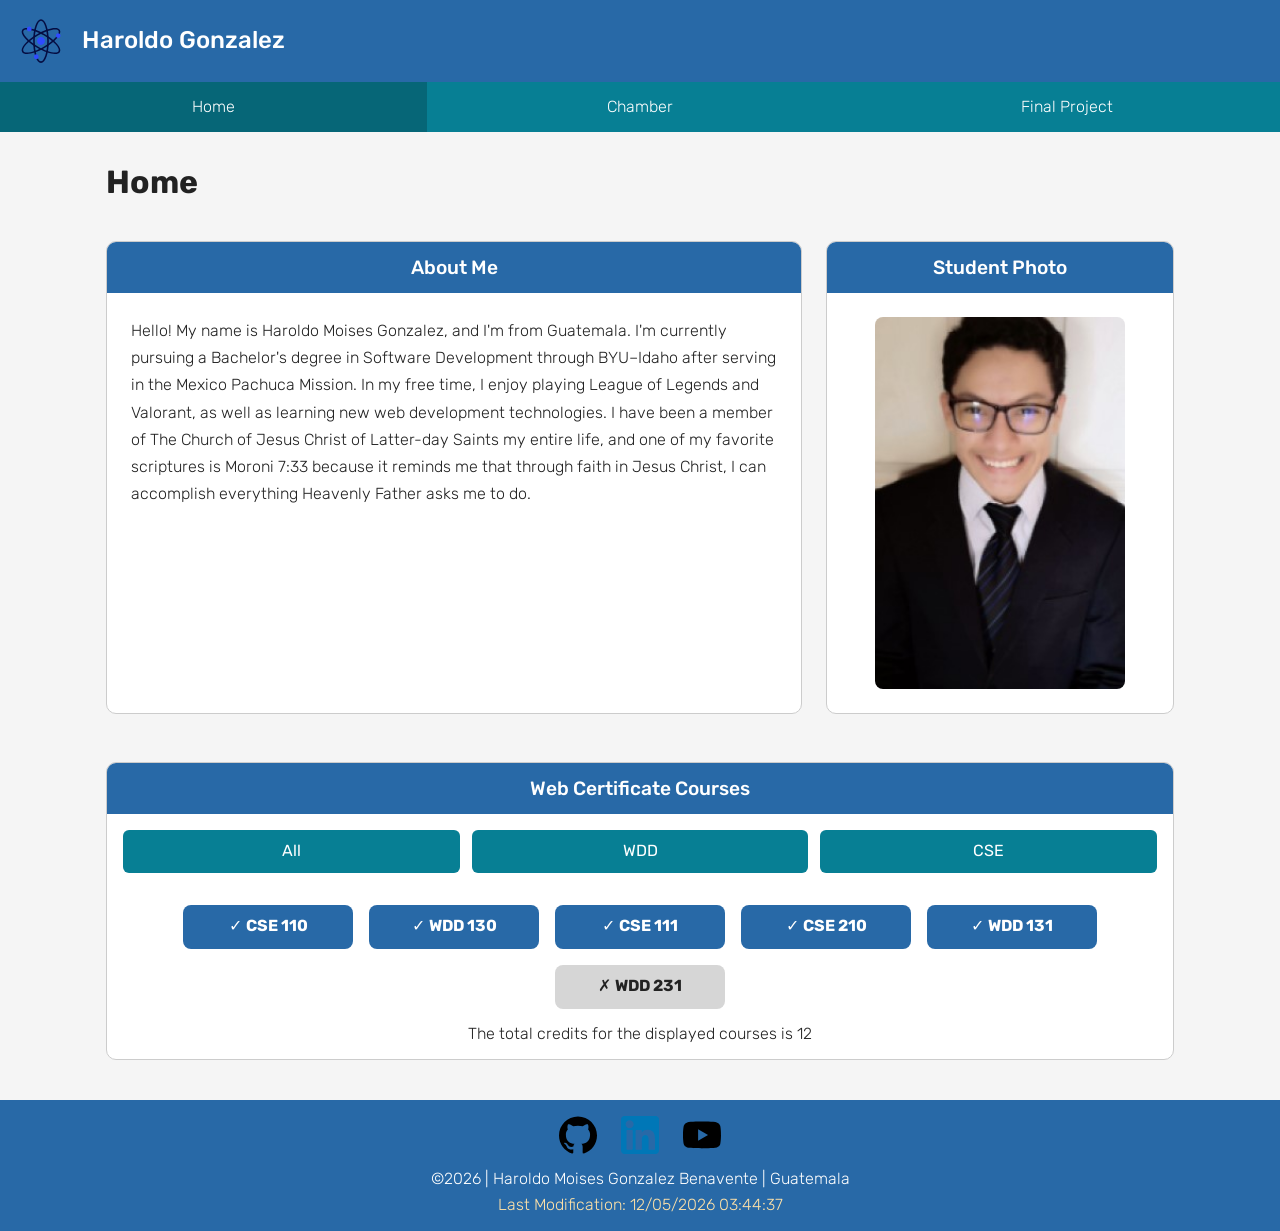
<file: index.html>
<!DOCTYPE html>
<html lang="en">
<head>
    <meta charset="UTF-8">
    <meta name="viewport" content="width=device-width, initial-scale=1.0">
    <meta name="description" content="Haroldo Moises Gonzalez Benavente's WDD231 course home page.">
    <meta name="author" content="Haroldo Gonzalez">
    <title>WDD231 | Haroldo Gonzalez</title>
    <link rel="stylesheet" href="styles/normalize.css">
    <link rel="stylesheet" href="styles/base.css">
    <link rel="stylesheet" href="styles/larger.css">
    <link rel="preconnect" href="https://fonts.googleapis.com">
    <link rel="preconnect" href="https://fonts.gstatic.com" crossorigin>
    <link href="https://fonts.googleapis.com/css2?family=Rubik:wght@300;400;500;700&display=swap" rel="stylesheet">
    <script src="scripts/navigation.js" defer></script>
    <script src="scripts/get-dates.js" defer></script>
    <script src="scripts/courses.js" defer></script>
</head>

<body>

    <header>
        <div class="logo">
            <img src="images/logo.svg" alt="Site Logo" width="50" height="50">
            <span>Haroldo Gonzalez</span>
        </div>
        <button id="menu" aria-label="Open Navigation"></button>
    </header>
    <nav>
        <ul class="navigation">
            <li class="active"><a href="index.html">Home</a></li>
            <li><a href="chamber/index.html">Chamber</a></li>
            <li><a href="finalproject/index.html">Final Project</a></li>
        </ul>
    </nav>
    <main>
        <h1>Home</h1>
        <section class="card">
            <h2>About Me</h2>
            <div class="content">
                <p>
                    Hello! My name is Haroldo Moises Gonzalez, and I'm from Guatemala. I'm currently
                    pursuing a Bachelor's degree in Software Development through BYU–Idaho after
                    serving in the Mexico Pachuca Mission. In my free time, I enjoy playing League of
                    Legends and Valorant, as well as learning new web development technologies. I have
                    been a member of The Church of Jesus Christ of Latter-day Saints my entire life,
                    and one of my favorite scriptures is Moroni 7:33 because it reminds me that
                    through faith in Jesus Christ, I can accomplish everything Heavenly Father asks
                    me to do.
                </p>
            </div>
        </section>

        <section class="card">
            <h2>Student Photo</h2>

            <div class="content">
                <img src="images/haroldo-gonzalez.jpeg" alt="Haroldo Gonzalez" width="250" height="300">
            </div>
        </section>

        <section class="card courses">
            <h2>Web Certificate Courses</h2>
            <div class="buttons">
                <button id="all">All</button>
                <button id="wdd">WDD</button>
                <button id="cse">CSE</button>
            </div>

            <div class="course-list"></div>

            <p class="credits"></p>
        </section>
    </main>
    <footer>
        <div class="socialMedia">
            <a href="https://github.com/hmoisesgb" target="_blank">
                <img src="images/github.svg" alt="GitHub">
            </a>
            <a href="https://www.linkedin.com/in/haroldo-moises-gonzalez-benavente-a84b3323a/" target="_blank">
                <img src="images/linkedin.svg" alt="LinkedIn">
            </a>
            <a href="https://www.youtube.com/@moisesgb3246" target="_blank">
                <img src="images/youtube.svg" alt="YouTube">
            </a>
        </div>
        <p> &copy;<span id="currentYear"></span> | Haroldo Moises Gonzalez Benavente | Guatemala</p>
        <p id="lastModified"></p>
    </footer>
</body>
</html>
</file>
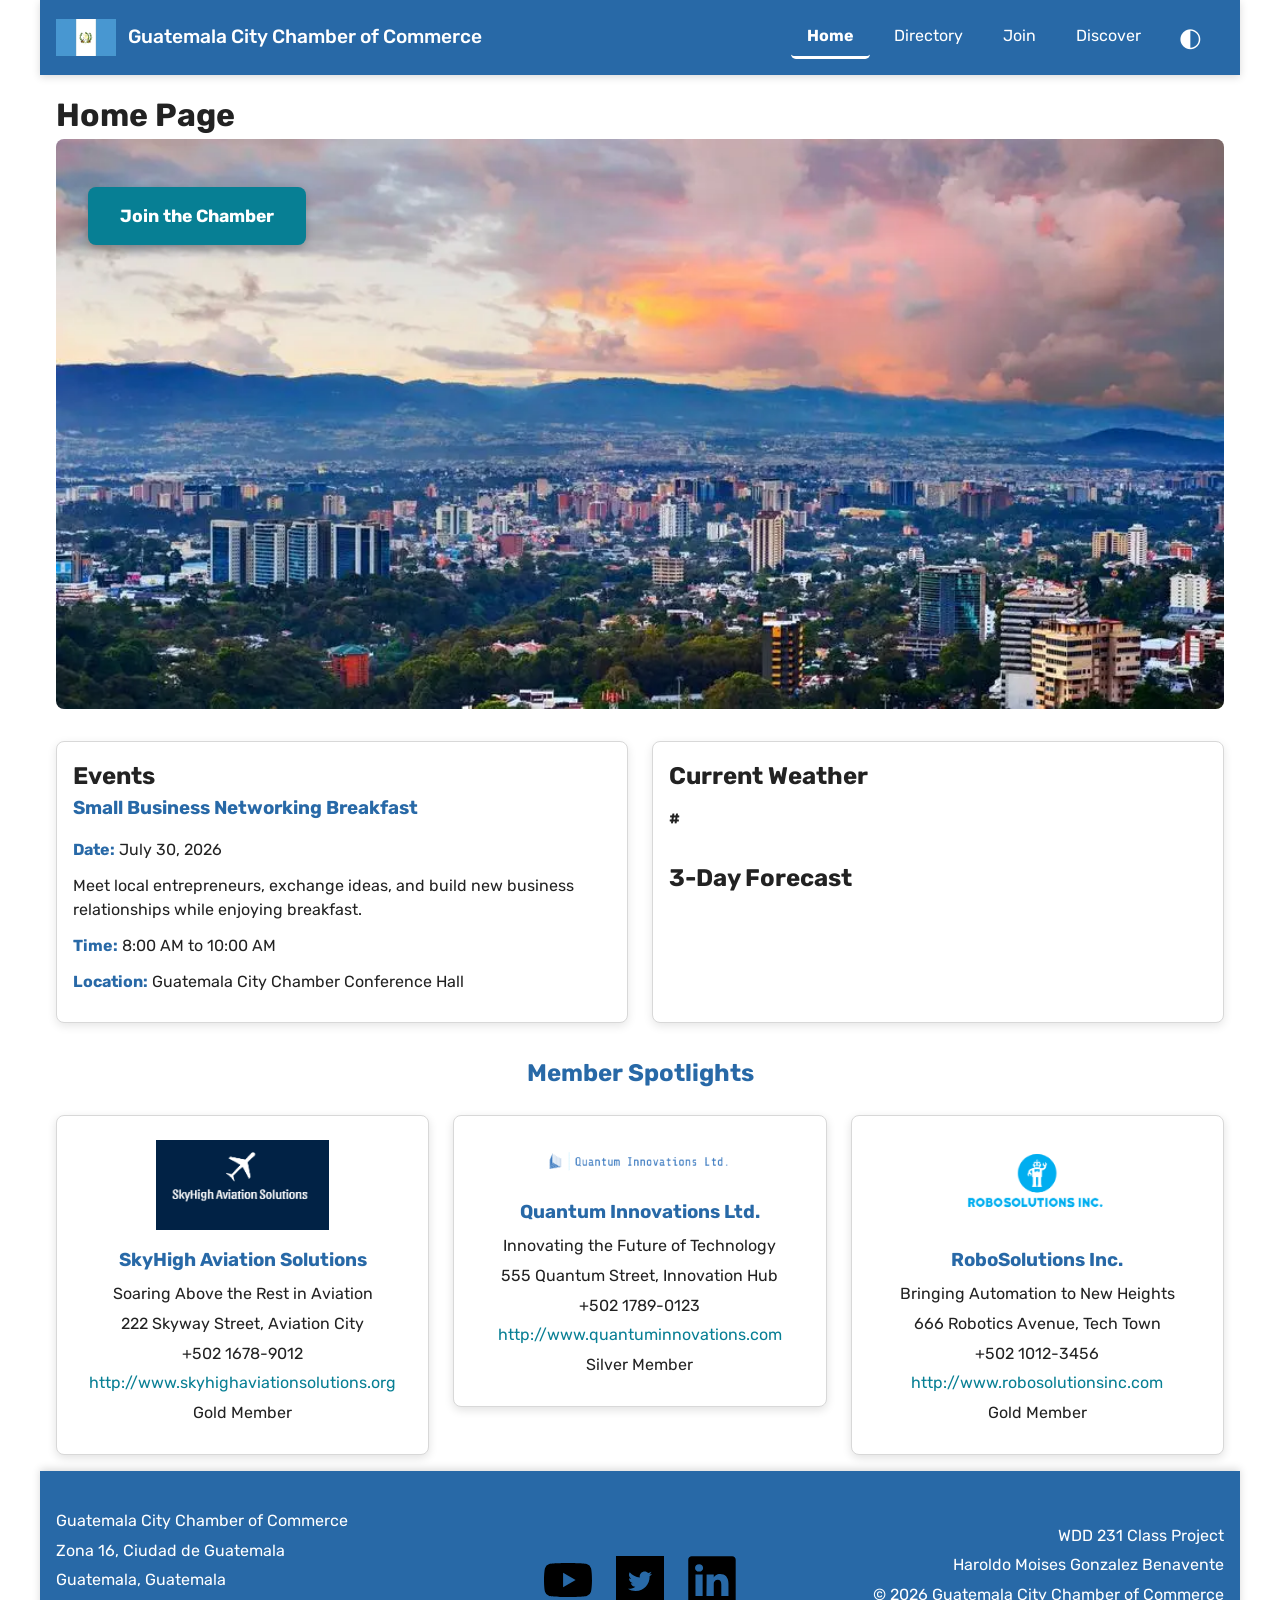
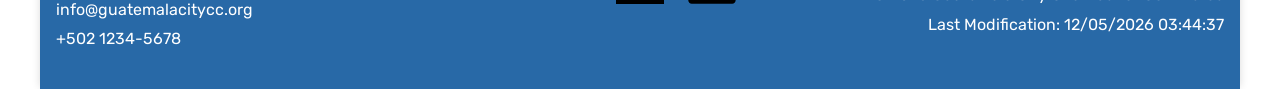
<file: chamber/index.html>
<!DOCTYPE html>
<html lang="en">
<head>
    <meta charset="UTF-8">
    <meta name="viewport" content="width=device-width, initial-scale=1.0">
    <title>Guatemala City Chamber of Commerce - Home Page</title>
    <meta name="description" content="Guatemala City Chamber of Commerce - Home Page - Discover the Chamber of Commerce">
    <meta name="author" content="Haroldo Moises Gonzalez Benavente">
    <meta property="og:title" content="Haroldo Moises Gonzalez Benavente - WDD 231 - Guatemala City Chamber of Commerce">
    <meta property="og:type" content="website">
    <meta property="og:url" content="https://hmoisesgb.github.io/wdd231/chamber/index.html">
    <meta property="og:image" content="https://hmoisesgb.github.io/wdd231/chamber/images/guatemala-city.jpg">
    <meta property="og:description" content="Discover the Guatemala City Chamber of Commerce Home Page.">
    <link rel="stylesheet" href="styles/normalize.css">
    <link rel="stylesheet" href="styles/base.css">
    <link rel="stylesheet" href="styles/larger.css">
    <link rel="preconnect" href="https://fonts.googleapis.com">
    <link rel="preconnect" href="https://fonts.gstatic.com" crossorigin>
    <link rel="stylesheet" href="https://fonts.googleapis.com/css2?family=Rubik:wght@300;500&display=swap">
    <link rel="icon" href="favicon.ico">
    <script src="scripts/get-dates.js" defer></script>
    <script src="scripts/mode.js" defer></script>
    <script src="scripts/navigation.js" defer></script>
    <script src="scripts/weather.js" defer></script>
    <script src="scripts/spotlights.js" defer></script>
</head>
<body>
    <header>
        <div class="logo">
            <img src="images/logo.webp" alt="Logo Image" loading="lazy">
            <span>Guatemala City Chamber of Commerce</span>
        </div>
        <button id="menu" aria-label="Open Navigation"></button>
        <nav>
            <ul class="navigation">
                <li class="active"><a href="index.html">Home</a></li>
                <li><a href="directory.html">Directory</a></li>
                <li><a href="join.html">Join</a></li>
                <li><a href="discover.html">Discover</a></li>
            </ul>
        </nav>
        <button id="mode" aria-label="Toggle dark mode">
            ◐
        </button>
    </header>

    <main class="homeMain">
        <h1>Home Page</h1>
        <div class="hero">
            <picture>
                <source media="(max-width:400px)" srcset="images/guatemala-city-mobile.webp">
                <img src="images/guatemala-city-large.webp" alt="Guatemala City" width="1020" height="498" loading="lazy">
            </picture>
            <div class="callToAction">
                <a href="join.html" class="join">Join the Chamber</a>
            </div>
        </div>
        <div class="content">
            <section class="card" id="events">
                <h2>Events</h2>

                <article class="event">
                    <h3>Small Business Networking Breakfast</h3>

                    <p><strong>Date:</strong> July 30, 2026</p>

                    <p>
                        Meet local entrepreneurs, exchange ideas, and build new
                        business relationships while enjoying breakfast.
                    </p>

                    <p><strong>Time:</strong> 8:00 AM to 10:00 AM</p>

                    <p><strong>Location:</strong> Guatemala City Chamber Conference Hall</p>
                </article>
            </section>
            <section class="card" id="weather">
                <h2>Current Weather</h2>
                <div class="container">
                    <p id="currentDate" class="dateContainer">#</p>
                    <img id="weatherIcon" src="images/image_placeholder.png" alt="Current Weather Icon"> <p><span id="weatherDescription"></span></p>
                </div>
                <h2 class="weatherTitle">3-Day Forecast</h2>
            </section>
        </div>
        <div class="membersContainer">
            <h2 class="spotlights">Member Spotlights</h2>
            <section class="members" id="member1">
            </section>
            <section class="members" id="member2">
            </section>
            <section class="members" id="member3">
            </section>
        </div>
    </main>

    <footer>
        <div id="generalInformation">
            <p>Guatemala City Chamber of Commerce</p>
            <p>Zona 16, Ciudad de Guatemala</p>
            <p>Guatemala, Guatemala</p>
            <p>info@guatemalacitycc.org</p>
            <p>+502 1234-5678</p>
        </div>
        <div id="socialMedia">
            <a href="https://www.youtube.com" target="_blank" rel="noopener noreferrer">
                <img src="images/youtube.svg" alt="YouTube">
            </a>
            <a href="https://twitter.com" target="_blank" rel="noopener noreferrer">
                <img src="images/twitter.svg" alt="Twitter (X)">
            </a>
            <a href="https://www.linkedin.com" target="_blank" rel="noopener noreferrer">
                <img src="images/linkedin.svg" alt="LinkedIn">
            </a>
        </div>
        <div id="projectInformation">
            <p>WDD 231 Class Project</p>
            <p>Haroldo Moises Gonzalez Benavente</p>
            <p>&copy; <span id="currentYear"></span> Guatemala City Chamber of Commerce</p>
            <p id="lastModified"></p>
        </div>
    </footer>
</body>
</html>
</file>
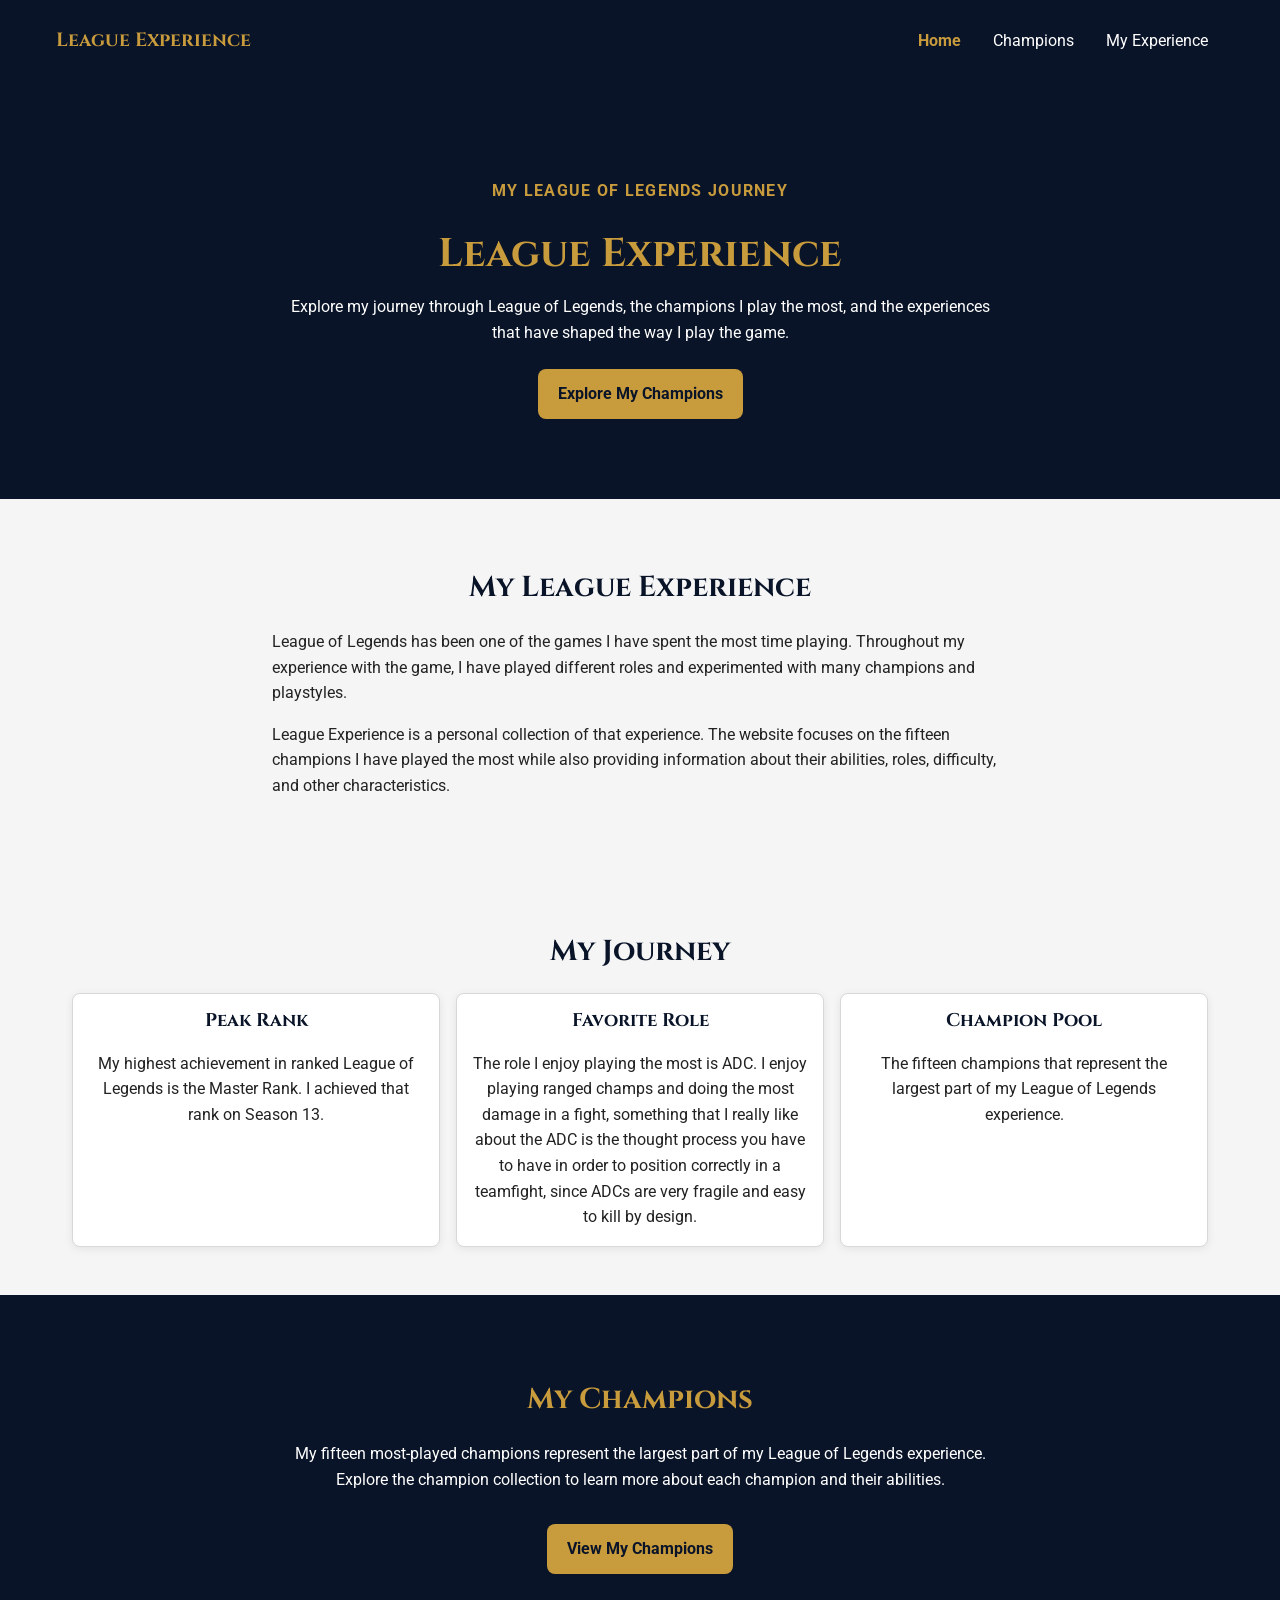
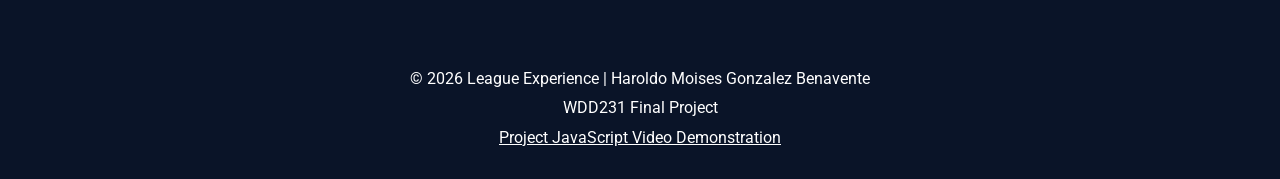
<file: finalproject/index.html>
<!DOCTYPE html>
<html lang="en">

<head>
    <meta charset="UTF-8">
    <meta name="viewport" content="width=device-width, initial-scale=1.0">
    <title>League Experience | My League of Legends Journey</title>
    <meta name="description" content="Explore my League of Legends journey, including my favorite roles, peak rank, and most-played champions.">
    <meta name="author" content="Haroldo Moises Gonzalez Benavente">
    <meta property="og:title" content="League Experience | My League of Legends Journey">
    <meta property="og:description" content="Explore my League of Legends journey, favorite roles, and most-played champions.">
    <meta property="og:type" content="website">
    <meta property="og:url" content="https://hmoisesgb.github.io/wdd231/finalproject/">
    <meta property="og:image" content="https://hmoisesgb.github.io/wdd231/finalproject/images/league-experience.jpg">
    <link rel="icon" href="images/favicon.svg">
    <link rel="preconnect" href="https://fonts.googleapis.com">
    <link rel="preconnect" href="https://fonts.gstatic.com" crossorigin>
    <link href="https://fonts.googleapis.com/css2?family=Cinzel:wght@500;700&family=Roboto:wght@400;500;700&display=swap" rel="stylesheet">
    <link rel="stylesheet" href="styles/normalize.css">
    <link rel="stylesheet" href="styles/base.css">
    <link rel="stylesheet" href="styles/larger.css">
    <script src="scripts/main.js" type="module"></script>
</head>

<body>

    <header>
        <div class="header-container">
            <a href="index.html" class="logo">
                League Experience
            </a>
            <button id="menu-button" class="menu-button" type="button" aria-label="Open navigation menu" aria-expanded="false" aria-controls="main-navigation"> ☰ </button>
            <nav id="main-navigation" class="navigation" aria-label="Main navigation">
                <a href="index.html" class="active" aria-current="page">Home</a>
                <a href="champions.html">Champions</a>
                <a href="experience.html">My Experience</a>
            </nav>
        </div>
    </header>

    <main>
        <section class="hero">
            <div class="hero-content">
                <p class="eyebrow">MY LEAGUE OF LEGENDS JOURNEY</p>
                <h1>League Experience</h1>
                <p>
                    Explore my journey through League of Legends,
                    the champions I play the most, and the experiences
                    that have shaped the way I play the game.
                </p>
                <a href="champions.html" class="button">
                    Explore My Champions
                </a>
            </div>
        </section>

        <section class="introduction">
            <h2>My League Experience</h2>
            <p>
                League of Legends has been one of the games I have spent
                the most time playing. Throughout my experience with the
                game, I have played different roles and experimented with
                many champions and playstyles.
            </p>
            <p>
                League Experience is a personal collection of that
                experience. The website focuses on the fifteen champions
                I have played the most while also providing information
                about their abilities, roles, difficulty, and other
                characteristics.
            </p>
        </section>

        <section class="journey">
            <h2>My Journey</h2>
            <div class="journey-grid">
                <article class="journey-card">
                    <h3>Peak Rank</h3>
                    <p>
                        My highest achievement in ranked League of Legends is the Master Rank. 
                        I achieved that rank on Season 13.
                    </p>
                </article>
                <article class="journey-card">

                    <h3>Favorite Role</h3>
                    <p>
                        The role I enjoy playing the most is ADC.
                        I enjoy playing ranged champs and doing the most damage in a fight,
                        something that I really like about the ADC is the thought
                        process you have to have in order to position correctly in a
                        teamfight, since ADCs are very fragile and easy to kill by design.
                    </p>
                </article>
                <article class="journey-card">
                    <h3>Champion Pool</h3>
                    <p>
                        The fifteen champions that represent the largest part of my League of Legends experience.
                    </p>
                </article>
            </div>
        </section>
        <section class="champion-preview">
            <div class="section-heading">
                <h2>My Champions</h2>
                <p>
                    My fifteen most-played champions represent the largest
                    part of my League of Legends experience. Explore the
                    champion collection to learn more about each champion
                    and their abilities.
                </p>
            </div>
            <a href="champions.html" class="button">
                View My Champions
            </a>
        </section>
    </main>
    <footer>
        <div class="footer-container">
            <p>&copy; 2026 League Experience | Haroldo Moises Gonzalez Benavente</p>
            <p>WDD231 Final Project</p>
            <p>
                <a
                    href="https://youtu.be/8dr73zeWu28"
                    target="_blank"
                    rel="noopener"
                >
                    Project JavaScript Video Demonstration
                </a>
            </p>
        </div>
    </footer>
</body>
</html>
</file>
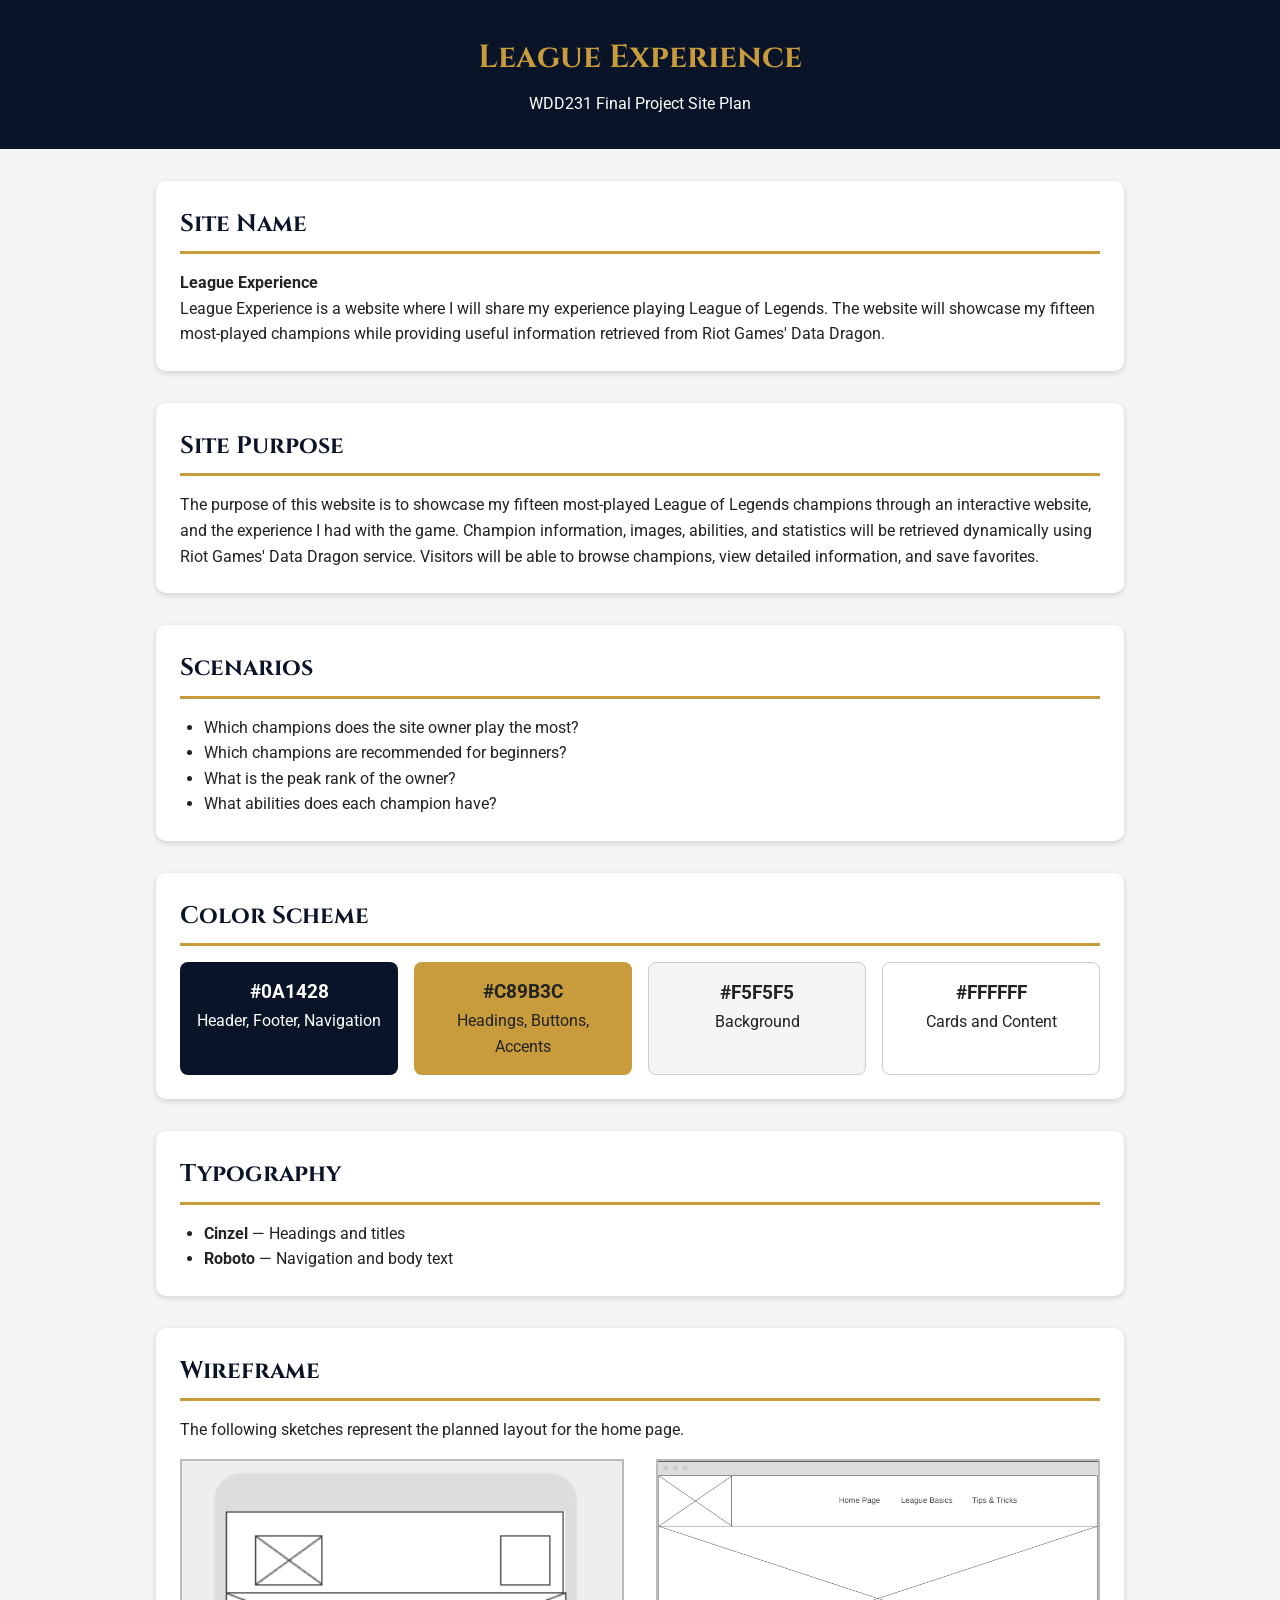
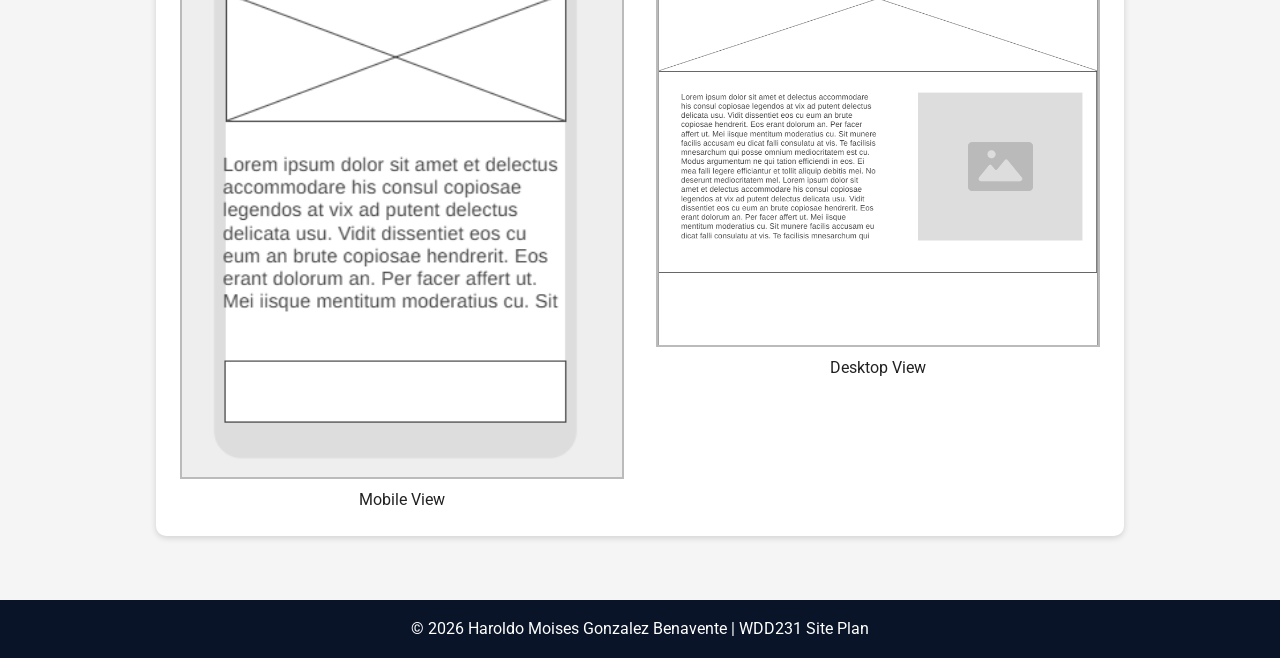
<file: siteplan.html>
<!DOCTYPE html>
<html lang="en">
<head>
    <meta charset="UTF-8">
    <meta name="viewport" content="width=device-width, initial-scale=1.0">
    <title>League Experience Site Plan</title>
    <meta name="description" content="Website planning document for the Champion Archive final project.">
    <meta name="author" content="Haroldo Moises Gonzalez Benavente">
    <link rel="icon" href="images/favicon.ico">
    <link rel="preconnect" href="https://fonts.googleapis.com">
    <link rel="preconnect" href="https://fonts.gstatic.com" crossorigin>
    <link href="https://fonts.googleapis.com/css2?family=Cinzel:wght@500;700&family=Roboto:wght@400;500;700&display=swap" rel="stylesheet">
    <link rel="stylesheet" href="styles/site-plan.css">
</head>

<body>

<header>
    <h1>League Experience</h1>
    <p>WDD231 Final Project Site Plan</p>
</header>

<main>

<section>
    <h2>Site Name</h2>
    <p><strong>League Experience</strong></p>
    <p>
        League Experience is a website where I will share my experience playing League of Legends. 
        The website will showcase my fifteen most-played champions while
        providing useful information retrieved from Riot Games' Data Dragon.
    </p>
</section>

<section>
    <h2>Site Purpose</h2>
    <p>
        The purpose of this website is to showcase my fifteen most-played League of
        Legends champions through an interactive website, and the experience I had with the game. 
        Champion information, images, abilities, and statistics will be retrieved dynamically using Riot
        Games' Data Dragon service. Visitors will be able to browse champions,
        view detailed information, and save favorites.
    </p>
</section>

<section>
    <h2>Scenarios</h2>
    <ul>
        <li>Which champions does the site owner play the most?</li>
        <li>Which champions are recommended for beginners?</li>
        <li>What is the peak rank of the owner?</li>
        <li>What abilities does each champion have?</li>
    </ul>
</section>

<section>
    <h2>Color Scheme</h2>

    <div class="color-grid">
        <div class="color-card navy">
            <h3>#0A1428</h3>
            <p>Header, Footer, Navigation</p>
        </div>
        <div class="color-card gold">
            <h3>#C89B3C</h3>
            <p>Headings, Buttons, Accents</p>
        </div>
        <div class="color-card light">
            <h3>#F5F5F5</h3>
            <p>Background</p>
        </div>
        <div class="color-card white">
            <h3>#FFFFFF</h3>
            <p>Cards and Content</p>
        </div>
    </div>
</section>

<section>
    <h2>Typography</h2>
    <ul>
        <li><strong>Cinzel</strong> — Headings and titles</li>
        <li><strong>Roboto</strong> — Navigation and body text</li>
    </ul>
</section>

<section>
    <h2>Wireframe</h2>
    <p>
        The following sketches represent the planned layout for the home page.
    </p>

    <div class="wireframes">
        <figure>
            <img src="images/mobile-wireframe.png"
                alt="Mobile wireframe"
                width="400">
            <figcaption>Mobile View</figcaption>
        </figure>

        <figure>
            <img src="images/desktop-wireframe.png"
                alt="Desktop wireframe"
                width="600">
            <figcaption>Desktop View</figcaption>
        </figure>
    </div>

</section>

</main>

<footer>
    <p>&copy; 2026 Haroldo Moises Gonzalez Benavente | WDD231 Site Plan</p>
</footer>

</body>
</html>
</file>
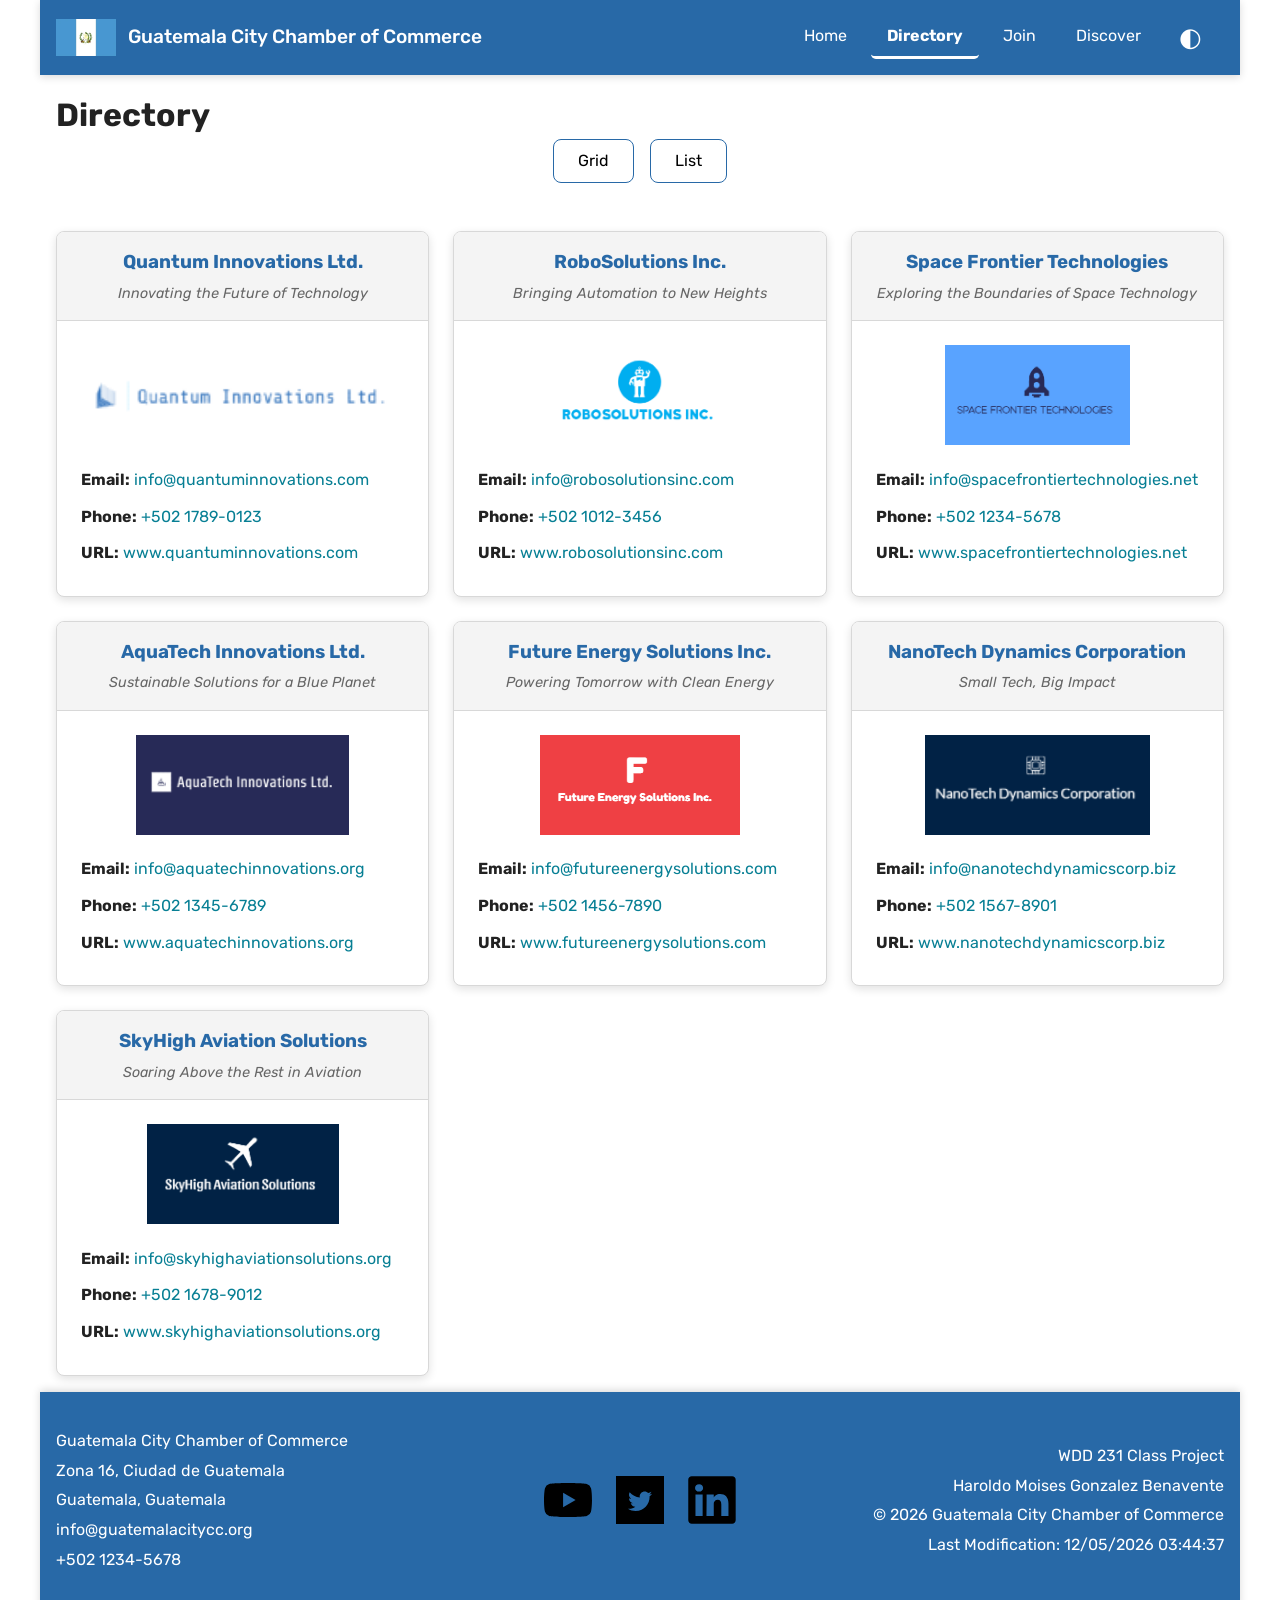
<file: chamber/directory.html>
<!DOCTYPE html>
<html lang="en">
<head>
    <meta charset="UTF-8">
    <meta name="viewport" content="width=device-width, initial-scale=1.0">
    <title>Guatemala City Chamber of Commerce - Directory Page</title>
    <meta name="description" content="Guatemala City Chamber of Commerce - Directory Page">
    <meta name="author" content="Haroldo Moises Gonzalez Benavente">
    <meta property="og:title" content="Haroldo Moises Gonzalez Benavente - WDD 231 - Guatemala City Chamber of Commerce">
    <meta property="og:type" content="website">
    <meta property="og:url" content="https://hmoisesgb.github.io/wdd231/chamber/index.html">
    <meta property="og:image" content="https://hmoisesgb.github.io/wdd231/chamber/images/guatemala-city.jpg">
    <meta property="og:description" content="Discover businesses that are members of the Guatemala City Chamber of Commerce.">
    <link rel="stylesheet" href="styles/normalize.css">
    <link rel="stylesheet" href="styles/base.css">
    <link rel="stylesheet" href="styles/larger.css">
    <link rel="preconnect" href="https://fonts.googleapis.com">
    <link rel="preconnect" href="https://fonts.gstatic.com" crossorigin>
    <link rel="stylesheet" href="https://fonts.googleapis.com/css2?family=Rubik:wght@300;500&display=swap">
    <link rel="icon" href="favicon.ico">
    <script src="scripts/get-dates.js" defer></script>
    <script src="scripts/directory.js" defer></script>
    <script src="scripts/mode.js" defer></script>
    <script src="scripts/navigation.js" defer></script>
</head>
<body>
    <header>
        <div class="logo">
            <img src="images/logo.webp" alt="Logo Image" loading="lazy">
            <span>Guatemala City Chamber of Commerce</span>
        </div>
        <button id="menu" aria-label="Open Navigation"></button>
        <nav>
            <ul class="navigation">
                <li><a href="index.html">Home</a></li>
                <li class="active"><a href="directory.html">Directory</a></li>
                <li><a href="join.html">Join</a></li>
                <li><a href="discover.html">Discover</a></li>
            </ul>
        </nav>
        <button id="mode" aria-label="Toggle dark mode">
            ◐
        </button>
    </header>

    <main class="directoryMain">
        <h1>Directory</h1>
        <section class="directory">
            <div class="directoryMenu"> 
                <button type="button" id="grid">Grid</button>
                <button type="button" id="list">List</button>
            </div>
            <section id="members" class="grid">
            </section>
        </section>
    </main>

    <footer>
        <div id="generalInformation">
            <p>Guatemala City Chamber of Commerce</p>
            <p>Zona 16, Ciudad de Guatemala</p>
            <p>Guatemala, Guatemala</p>
            <p>info@guatemalacitycc.org</p>
            <p>+502 1234-5678</p>
        </div>
        <div id="socialMedia">
            <a href="https://www.youtube.com" target="_blank" rel="noopener noreferrer">
                <img src="images/youtube.svg" alt="YouTube">
            </a>
            <a href="https://twitter.com" target="_blank" rel="noopener noreferrer">
                <img src="images/twitter.svg" alt="Twitter (X)">
            </a>
            <a href="https://www.linkedin.com" target="_blank" rel="noopener noreferrer">
                <img src="images/linkedin.svg" alt="LinkedIn">
            </a>
        </div>
        <div id="projectInformation">
            <p>WDD 231 Class Project</p>
            <p>Haroldo Moises Gonzalez Benavente</p>
            <p>&copy; <span id="currentYear"></span> Guatemala City Chamber of Commerce</p>
            <p id="lastModified"></p>
        </div>
    </footer>
</body>
</html>
</file>
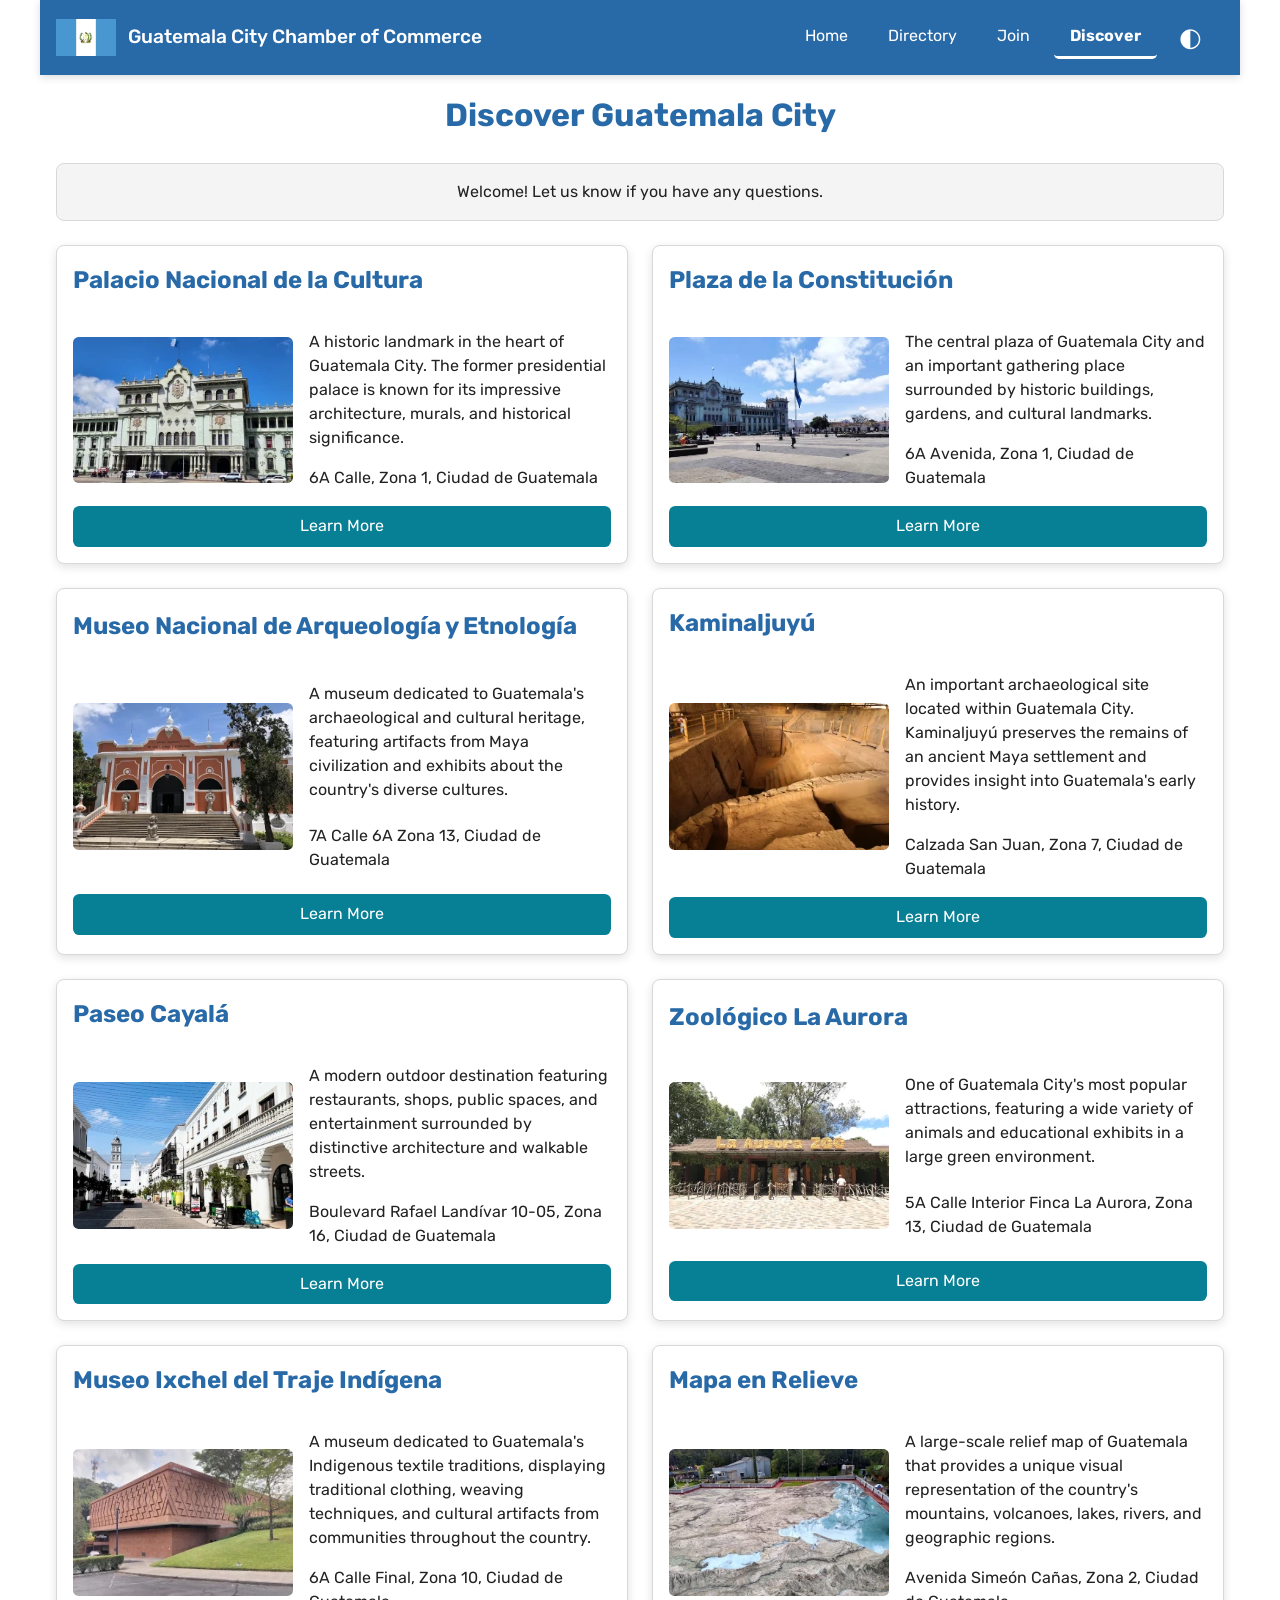
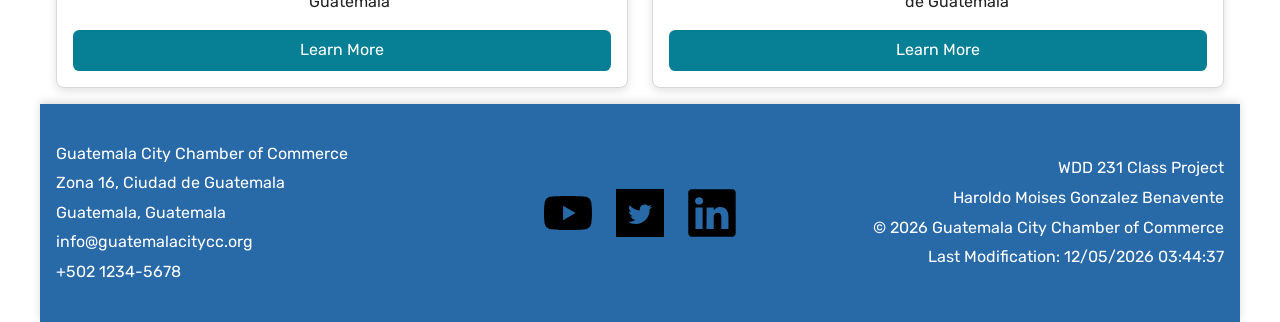
<file: chamber/discover.html>
<!DOCTYPE html>
<html lang="en">
<head>
    <meta charset="UTF-8">
    <meta name="viewport" content="width=device-width, initial-scale=1.0">
    <title>Guatemala City Chamber of Commerce - Discover Page</title>
    <meta name="description" content="Guatemala City Chamber of Commerce - Discover Page - Discover awesome Guatemala City Places">
    <meta name="author" content="Haroldo Moises Gonzalez Benavente">
    <meta property="og:title" content="Haroldo Moises Gonzalez Benavente - WDD 231 - Guatemala City Chamber of Commerce">
    <meta property="og:type" content="website">
    <meta property="og:url" content="https://hmoisesgb.github.io/wdd231/chamber/index.html">
    <meta property="og:image" content="https://hmoisesgb.github.io/wdd231/chamber/images/guatemala-city.jpg">
    <meta property="og:description" content="Discover the Guatemala City Chamber of Commerce and their destinations.">
    <link rel="stylesheet" href="styles/normalize.css">
    <link rel="stylesheet" href="styles/base.css">
    <link rel="stylesheet" href="styles/larger.css">
    <link rel="preconnect" href="https://fonts.googleapis.com">
    <link rel="preconnect" href="https://fonts.gstatic.com" crossorigin>
    <link rel="stylesheet" href="https://fonts.googleapis.com/css2?family=Rubik:wght@300;500&display=swap">
    <link rel="icon" href="favicon.ico">
    <script src="scripts/get-dates.js" defer></script>
    <script src="scripts/mode.js" defer></script>
    <script src="scripts/navigation.js" defer></script>
    <script type="module" src="scripts/discover.js"></script>
</head>
<body>
    <header>
        <div class="logo">
            <img src="images/logo.webp" alt="Logo Image" loading="lazy">
            <span>Guatemala City Chamber of Commerce</span>
        </div>
        <button id="menu" aria-label="Open Navigation"></button>
        <nav>
            <ul class="navigation">
                <li><a href="index.html">Home</a></li>
                <li><a href="directory.html">Directory</a></li>
                <li ><a href="join.html">Join</a></li>
                <li class="active"><a href="discover.html">Discover</a></li>
            </ul>
        </nav>
        <button id="mode" aria-label="Toggle dark mode">
            ◐
        </button>
    </header>

    <main class="discoverMain">
        <h1>Discover Guatemala City</h1>
        <section id="visitorMessage" class="visitorMessage" aria-live="polite">

        </section>

        <section id="discoverCards" class="discoverCards" aria-label="Places of interest in Guatemala City">

        </section>
    </main>

    <footer>
        <div id="generalInformation">
            <p>Guatemala City Chamber of Commerce</p>
            <p>Zona 16, Ciudad de Guatemala</p>
            <p>Guatemala, Guatemala</p>
            <p>info@guatemalacitycc.org</p>
            <p>+502 1234-5678</p>
        </div>
        <div id="socialMedia">
            <a href="https://www.youtube.com" target="_blank" rel="noopener noreferrer">
                <img src="images/youtube.svg" alt="YouTube">
            </a>
            <a href="https://twitter.com" target="_blank" rel="noopener noreferrer">
                <img src="images/twitter.svg" alt="Twitter (X)">
            </a>
            <a href="https://www.linkedin.com" target="_blank" rel="noopener noreferrer">
                <img src="images/linkedin.svg" alt="LinkedIn">
            </a>
        </div>
        <div id="projectInformation">
            <p>WDD 231 Class Project</p>
            <p>Haroldo Moises Gonzalez Benavente</p>
            <p>&copy; <span id="currentYear"></span> Guatemala City Chamber of Commerce</p>
            <p id="lastModified"></p>
        </div>
    </footer>
</body>
</html>
</file>
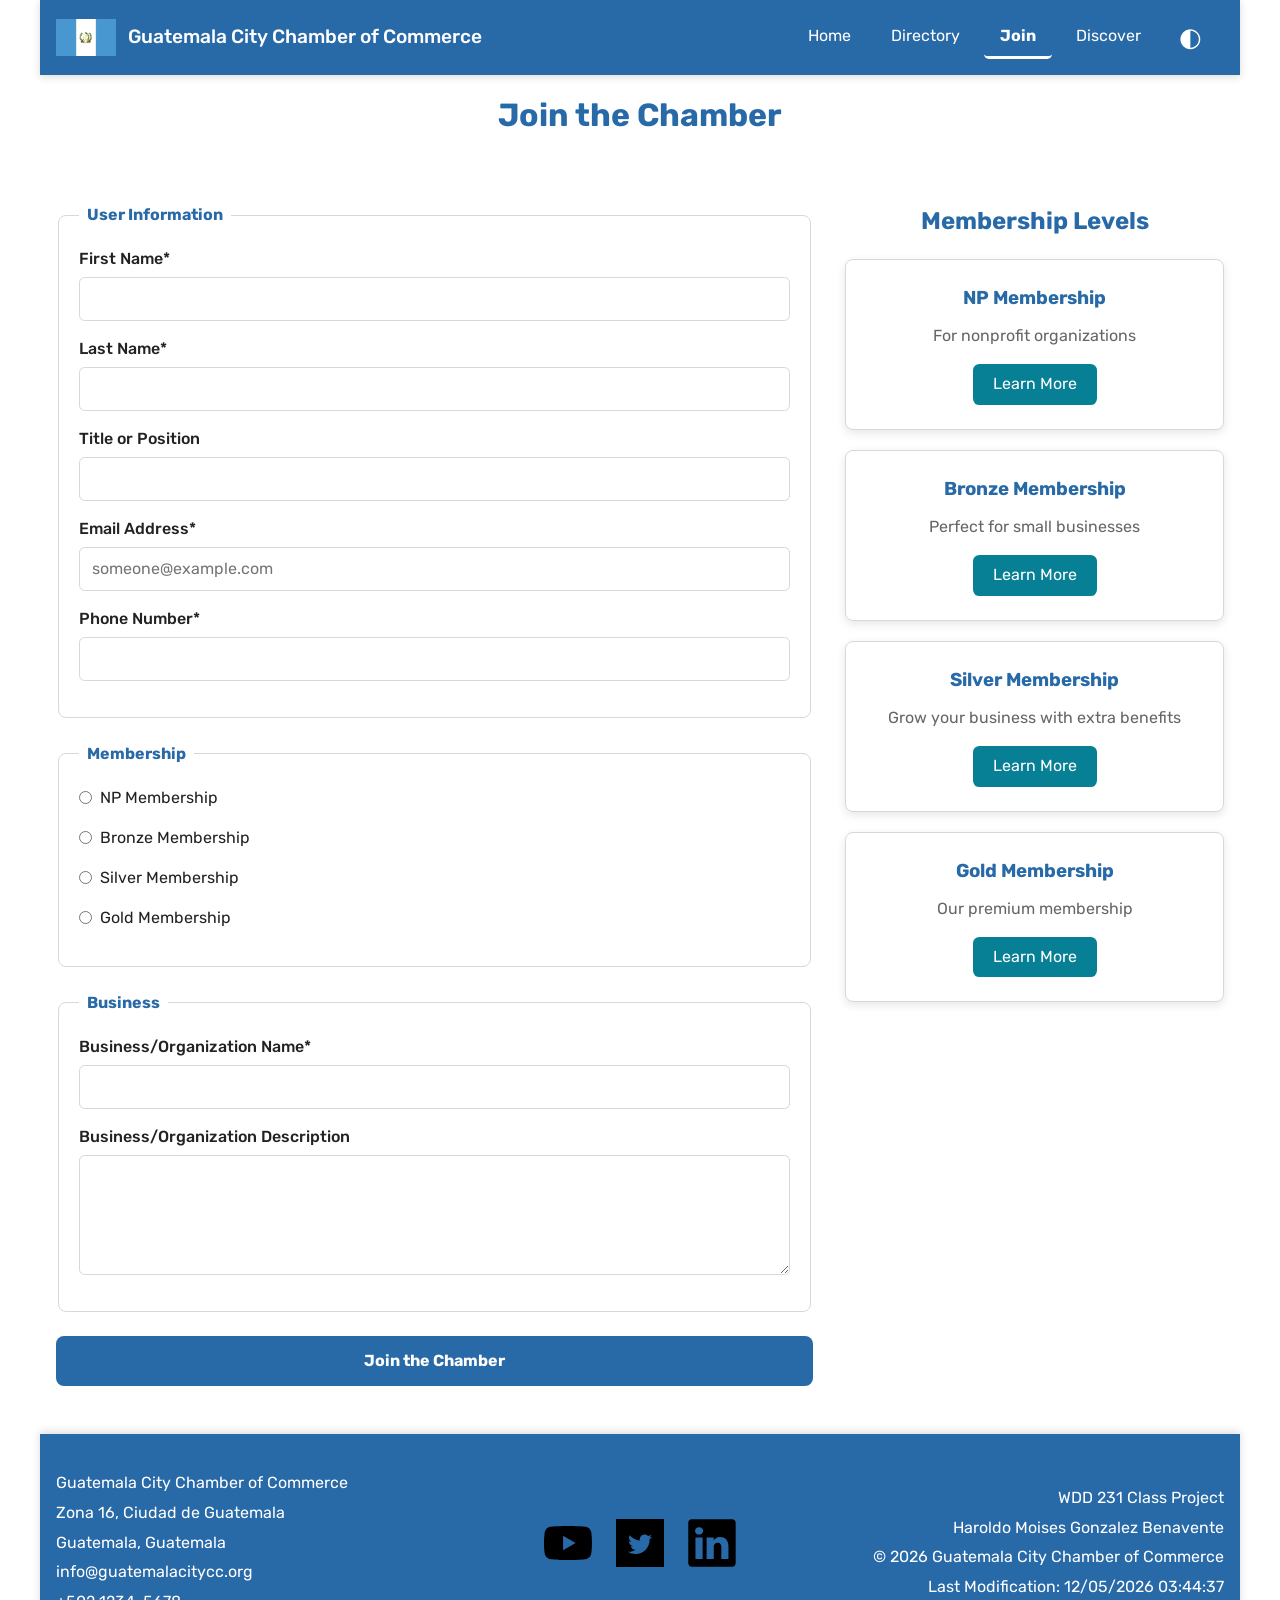
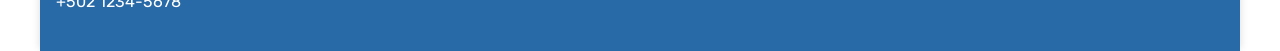
<file: chamber/join.html>
<!DOCTYPE html>
<html lang="en">
<head>
    <meta charset="UTF-8">
    <meta name="viewport" content="width=device-width, initial-scale=1.0">
    <title>Guatemala City Chamber of Commerce - Join Page</title>
    <meta name="description" content="Guatemala City Chamber of Commerce - Join Page - Join the Chamber of Commerce">
    <meta name="author" content="Haroldo Moises Gonzalez Benavente">
    <meta property="og:title" content="Haroldo Moises Gonzalez Benavente - WDD 231 - Guatemala City Chamber of Commerce">
    <meta property="og:type" content="website">
    <meta property="og:url" content="https://hmoisesgb.github.io/wdd231/chamber/index.html">
    <meta property="og:image" content="https://hmoisesgb.github.io/wdd231/chamber/images/guatemala-city.jpg">
    <meta property="og:description" content="Discover the Guatemala City Chamber of Commerce Join Page.">
    <link rel="stylesheet" href="styles/normalize.css">
    <link rel="stylesheet" href="styles/base.css">
    <link rel="stylesheet" href="styles/larger.css">
    <link rel="preconnect" href="https://fonts.googleapis.com">
    <link rel="preconnect" href="https://fonts.gstatic.com" crossorigin>
    <link rel="stylesheet" href="https://fonts.googleapis.com/css2?family=Rubik:wght@300;500&display=swap">
    <link rel="icon" href="favicon.ico">
    <script src="scripts/get-dates.js" defer></script>
    <script src="scripts/mode.js" defer></script>
    <script src="scripts/navigation.js" defer></script>
    <script src="scripts/join.js" defer></script>
</head>
<body>
    <header>
        <div class="logo">
            <img src="images/logo.webp" alt="Logo Image" loading="lazy">
            <span>Guatemala City Chamber of Commerce</span>
        </div>
        <button id="menu" aria-label="Open Navigation"></button>
        <nav>
            <ul class="navigation">
                <li><a href="index.html">Home</a></li>
                <li><a href="directory.html">Directory</a></li>
                <li class="active"><a href="join.html">Join</a></li>
                <li><a href="discover.html">Discover</a></li>
            </ul>
        </nav>
        <button id="mode" aria-label="Toggle dark mode">
            ◐
        </button>
    </header>

    <main class="joinMain">
        <h1>Join the Chamber</h1> 
        <div class="formContainer">
            <form method="get" action="thankyou.html" class="form">
            <fieldset class="information">
                <legend>User Information</legend>
                <label>First Name*<input type="text" name="fName" id="firstName" title="Enter your first name" autocomplete="given-name" required></label>
                <label>Last Name*<input type="text" name="lName" id="lastName" title="Enter your last name" autocomplete="family-name" required></label>
                <label>Title or Position<input type="text" name="aTitle" id="applicantTitle" title="Enter your title or position" autocomplete="organization-title" pattern="[A-Za-z\-\s]{7,}"></label>
                <label>Email Address*<input type="email" name="email" id="email" placeholder="someone@example.com" title="Enter your email" autocomplete="email" required></label>
                <label>Phone Number*<input type="tel" name="phone" id="phoneNumber" title="Enter your phone number" autocomplete="tel" required></label>
            </fieldset>
            <fieldset class="selection">
                <legend>Membership</legend>
                <label><input type="radio" name="level" id="NP" value="np" required> NP Membership</label>
                <label><input type="radio" name="level" id="bronze" value="bronze" required> Bronze Membership</label>
                <label><input type="radio" name="level" id="silver" value="silver" required> Silver Membership</label>
                <label><input type="radio" name="level" id="gold" value="gold" required> Gold Membership</label>
            </fieldset>
            <fieldset class="information">
                <legend>Business</legend>
                <label>Business/Organization Name*<input type="text" name="bName" id="businessName" title="Enter your business name" autocomplete="organization" required></label>
                <label>Business/Organization Description <textarea name="bDescription" id="businessDescription" title="Enter your business description"></textarea></label>
            </fieldset>
            <input type="hidden" name="timestamp" id="timestamp">
            <input type="submit" value="Join the Chamber" id="submitBtn">
        </form>
        </div>
        <div class="membership">
            <h2>Membership Levels</h2>

            <section class="benefits">
                <h3>NP Membership</h3>
                <p>For nonprofit organizations</p>
                <button type="button" data-modal="npModal">
                    Learn More
                </button>
            </section>

            <section class="benefits">
                <h3>Bronze Membership</h3>
                <p>Perfect for small businesses</p>
                <button type="button" data-modal="bronzeModal">
                    Learn More
                </button>
            </section>

            <section class="benefits">
                <h3>Silver Membership</h3>
                <p>Grow your business with extra benefits</p>
                <button type="button" data-modal="silverModal">
                    Learn More
                </button>
            </section>

            <section class="benefits">
                <h3>Gold Membership</h3>
                <p>Our premium membership</p>
                <button type="button" data-modal="goldModal">
                    Learn More
                </button>
            </section>
        </div>
        <dialog id="npModal">
            <h2>NP Membership</h2>
            <p><strong>Annual Cost:</strong> Free</p>
            <ul>
                <li>Networking opportunities</li>
                <li>Weekly community events</li>
                <li>Business resources</li>
            </ul>
            <button type="button" class="closeModal">Close</button>
        </dialog>
        <dialog id="bronzeModal">
            <h2>Bronze Membership</h2>
            <p><strong>Annual Cost:</strong> $150</p>
            <ul>
                <li>Everything included in NP</li>
                <li>Monthly breakfast meetings</li>
                <li>Special Chamber events</li>
            </ul>
            <button type="button" class="closeModal">Close</button>
        </dialog>
        <dialog id="silverModal">
            <h2>Silver Membership</h2>
            <p><strong>Annual Cost:</strong> $300</p>
            <ul>
                <li>Everything included in Bronze</li>
                <li>Professional training</li>
                <li>Business spotlight opportunities</li>
            </ul>
            <button type="button" class="closeModal">Close</button>
        </dialog>
        <dialog id="goldModal">
            <h2>Gold Membership</h2>
            <p><strong>Annual Cost:</strong> $500</p>
            <ul>
                <li>Everything included in Silver</li>
                <li>Free premium events</li>
                <li>Priority advertising</li>
                <li>Exclusive networking opportunities</li>
            </ul>
            <button type="button" class="closeModal">Close</button>
        </dialog>
    </main>

    <footer>
        <div id="generalInformation">
            <p>Guatemala City Chamber of Commerce</p>
            <p>Zona 16, Ciudad de Guatemala</p>
            <p>Guatemala, Guatemala</p>
            <p>info@guatemalacitycc.org</p>
            <p>+502 1234-5678</p>
        </div>
        <div id="socialMedia">
            <a href="https://www.youtube.com" target="_blank" rel="noopener noreferrer">
                <img src="images/youtube.svg" alt="YouTube">
            </a>
            <a href="https://twitter.com" target="_blank" rel="noopener noreferrer">
                <img src="images/twitter.svg" alt="Twitter (X)">
            </a>
            <a href="https://www.linkedin.com" target="_blank" rel="noopener noreferrer">
                <img src="images/linkedin.svg" alt="LinkedIn">
            </a>
        </div>
        <div id="projectInformation">
            <p>WDD 231 Class Project</p>
            <p>Haroldo Moises Gonzalez Benavente</p>
            <p>&copy; <span id="currentYear"></span> Guatemala City Chamber of Commerce</p>
            <p id="lastModified"></p>
        </div>
    </footer>
</body>
</html>
</file>
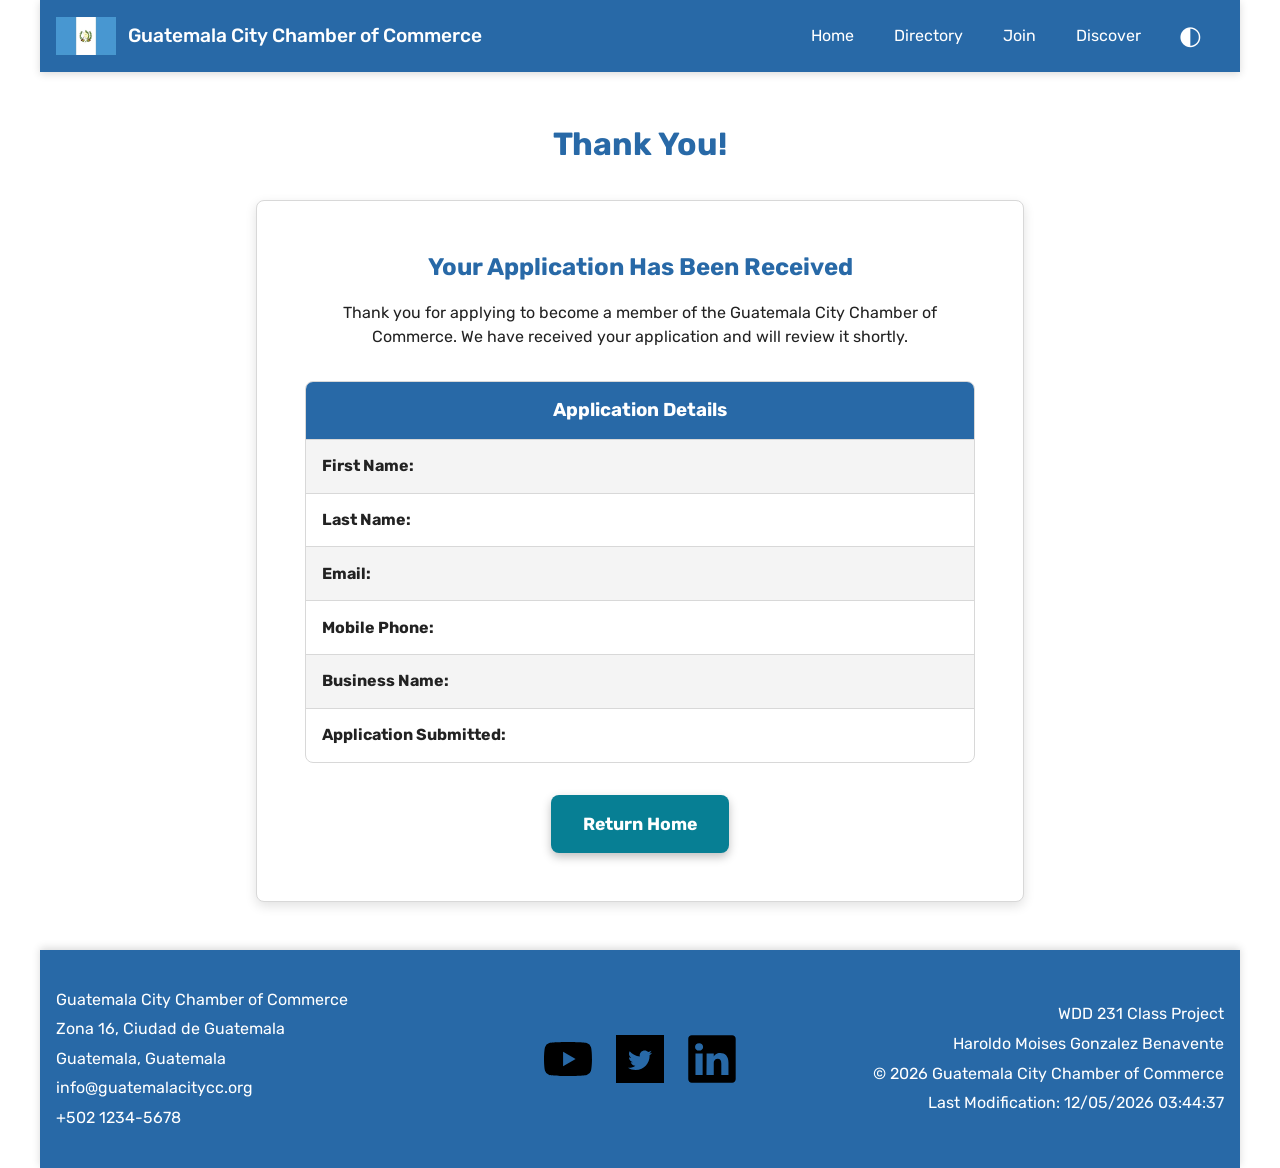
<file: chamber/thankyou.html>
<!DOCTYPE html>
<html lang="en">
<head>
    <meta charset="UTF-8">
    <meta name="viewport" content="width=device-width, initial-scale=1.0">
    <title>Guatemala City Chamber of Commerce - Thank you Page</title>
    <meta name="description" content="Guatemala City Chamber of Commerce - Thank you - Thank you for joining the Chamber of Commerce">
    <meta name="author" content="Haroldo Moises Gonzalez Benavente">
    <meta property="og:title" content="Haroldo Moises Gonzalez Benavente - WDD 231 - Guatemala City Chamber of Commerce">
    <meta property="og:type" content="website">
    <meta property="og:url" content="https://hmoisesgb.github.io/wdd231/chamber/index.html">
    <meta property="og:image" content="https://hmoisesgb.github.io/wdd231/chamber/images/guatemala-city.jpg">
    <meta property="og:description" content="Discover the Guatemala City Chamber of Commerce Thank you Page.">
    <link rel="stylesheet" href="styles/normalize.css">
    <link rel="stylesheet" href="styles/base.css">
    <link rel="stylesheet" href="styles/larger.css">
    <link rel="preconnect" href="https://fonts.googleapis.com">
    <link rel="preconnect" href="https://fonts.gstatic.com" crossorigin>
    <link rel="stylesheet" href="https://fonts.googleapis.com/css2?family=Rubik:wght@300;500&display=swap">
    <link rel="icon" href="favicon.ico">
    <script src="scripts/get-dates.js" defer></script>
    <script src="scripts/mode.js" defer></script>
    <script src="scripts/navigation.js" defer></script>
    <script src="scripts/thankyou.js" defer></script>
</head>
<body>
    <header>
        <div class="logo">
            <img src="images/logo.webp" alt="Logo Image" loading="lazy">
            <span>Guatemala City Chamber of Commerce</span>
        </div>
        <button id="menu" aria-label="Open Navigation"></button>
        <nav>
            <ul class="navigation">
                <li><a href="index.html">Home</a></li>
                <li><a href="directory.html">Directory</a></li>
                <li><a href="join.html">Join</a></li>
                <li><a href="discover.html">Discover</a></li>
            </ul>
        </nav>
        <button id="mode" aria-label="Toggle dark mode">
            ◐
        </button>
    </header>

    <main class="thankyouMain">
        <h1>Thank You!</h1>
        <section class="thankyouCard">
            <h2>Your Application Has Been Received</h2>
            <p>
                Thank you for applying to become a member of the Guatemala City
                Chamber of Commerce. We have received your application and will
                review it shortly.
            </p>
            <div class="submittedInfo">
                <h3>Application Details</h3>
                <p><strong>First Name:</strong> <span id="displayFirstName"></span></p>
                <p><strong>Last Name:</strong> <span id="displayLastName"></span></p>
                <p><strong>Email:</strong> <span id="displayEmail"></span></p>
                <p><strong>Mobile Phone:</strong> <span id="displayPhone"></span></p>
                <p><strong>Business Name:</strong> <span id="displayBusiness"></span></p>
                <p><strong>Application Submitted:</strong>
                    <span id="displayTimestamp"></span>
                </p>
            </div>
            <a class="join" href="index.html">
                Return Home
            </a>
        </section>
    </main>

    <footer>
        <div id="generalInformation">
            <p>Guatemala City Chamber of Commerce</p>
            <p>Zona 16, Ciudad de Guatemala</p>
            <p>Guatemala, Guatemala</p>
            <p>info@guatemalacitycc.org</p>
            <p>+502 1234-5678</p>
        </div>
        <div id="socialMedia">
            <a href="https://www.youtube.com" target="_blank" rel="noopener noreferrer">
                <img src="images/youtube.svg" alt="YouTube">
            </a>
            <a href="https://twitter.com" target="_blank" rel="noopener noreferrer">
                <img src="images/twitter.svg" alt="Twitter (X)">
            </a>
            <a href="https://www.linkedin.com" target="_blank" rel="noopener noreferrer">
                <img src="images/linkedin.svg" alt="LinkedIn">
            </a>
        </div>
        <div id="projectInformation">
            <p>WDD 231 Class Project</p>
            <p>Haroldo Moises Gonzalez Benavente</p>
            <p>&copy; <span id="currentYear"></span> Guatemala City Chamber of Commerce</p>
            <p id="lastModified"></p>
        </div>
    </footer>
</body>
</html>
</file>
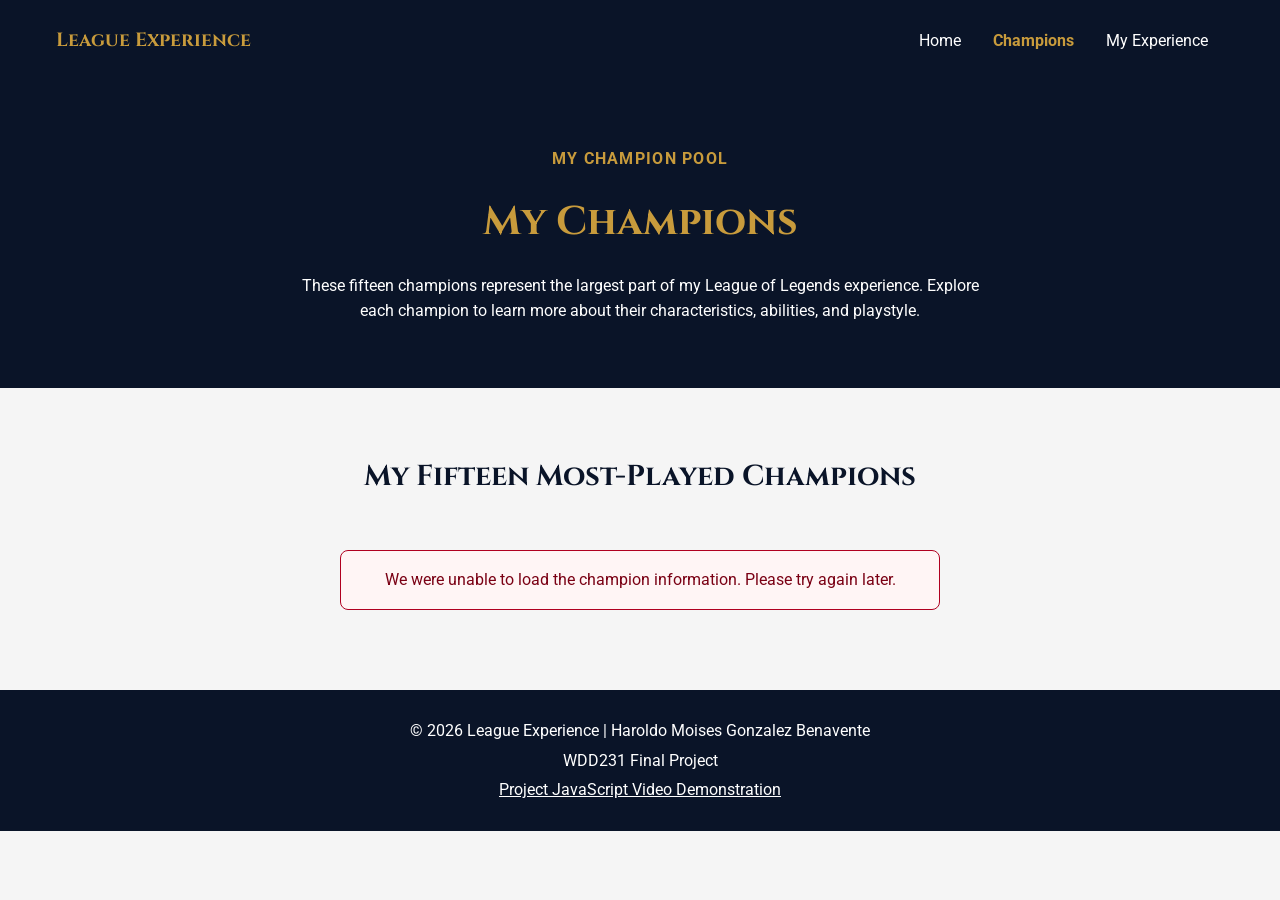
<file: finalproject/champions.html>
<!DOCTYPE html>
<html lang="en">

<head>
    <meta charset="UTF-8">
    <meta name="viewport" content="width=device-width, initial-scale=1.0">
    <title>League Experience | My Champions</title>
    <meta name="description" content="Explore the fifteen League of Legends champions I have played the most, including their roles, difficulty, abilities, and other characteristics.">
    <meta name="author" content="Haroldo Moises Gonzalez Benavente">
    <meta property="og:title" content="League Experience | My Champions">
    <meta property="og:description" content="Explore my fifteen most-played League of Legends champions and learn more about each one.">
    <meta property="og:type" content="website">
    <meta property="og:url" content="https://hmoisesgb.github.io/wdd231/finalproject/champions.html">
    <meta property="og:image" content="https://hmoisesgb.github.io/wdd231/finalproject/images/league-experience.jpg">
    <link rel="icon" href="images/favicon.svg">
    <link rel="preconnect" href="https://fonts.googleapis.com">
    <link rel="preconnect" href="https://fonts.gstatic.com" crossorigin>
    <link href="https://fonts.googleapis.com/css2?family=Cinzel:wght@500;700&family=Roboto:wght@400;500;700&display=swap" rel="stylesheet">
    <link rel="stylesheet" href="styles/normalize.css">
    <link rel="stylesheet" href="styles/base.css">
    <link rel="stylesheet" href="styles/larger.css">
    <script src="scripts/main.js" type="module"></script>
    <script src="scripts/champions.js" type="module"></script>
</head>

<body>

    <header>
        <div class="header-container">
            <a href="index.html" class="logo">
                League Experience
            </a>
            <button id="menu-button" class="menu-button" type="button" aria-label="Open navigation menu" aria-expanded="false" aria-controls="main-navigation"> ☰ </button>
            <nav id="main-navigation" class="navigation" aria-label="Main navigation">
                <a href="index.html">Home</a>
                <a href="champions.html" class="active" aria-current="page">Champions</a>
                <a href="experience.html">My Experience</a>
            </nav>
        </div>
    </header>

    <main>
         <section class="champions-intro">
            <div class="section-heading">
                <p class="eyebrow">MY CHAMPION POOL</p>
                <h1>My Champions</h1>
                <p>
                    These fifteen champions represent the largest part of
                    my League of Legends experience. Explore each champion
                    to learn more about their characteristics, abilities,
                    and playstyle.
                </p>
            </div>
        </section>
        <section class="champions-section">
            <h2>My Fifteen Most-Played Champions</h2>
            <div id="champion-container" class="champion-grid" aria-live="polite">
            </div>
            <p id="champion-error" class="error-message" hidden>
                We were unable to load the champion information.
                Please try again later.
            </p>
        </section>
    </main>
    <dialog id="champion-modal" aria-labelledby="modal-title">
        <button id="modal-close" class="modal-close" type="button" aria-label="Close champion details">
            &times;
        </button>
        <div id="modal-content">

        </div>
    </dialog>
    <footer>
        <div class="footer-container">
            <p>&copy; 2026 League Experience | Haroldo Moises Gonzalez Benavente</p>
            <p>WDD231 Final Project</p>
            <p>
                <a
                    href="https://youtu.be/8dr73zeWu28"
                    target="_blank"
                    rel="noopener"
                >
                    Project JavaScript Video Demonstration
                </a>
            </p>
        </div>
    </footer>
</body>
</html>
</file>
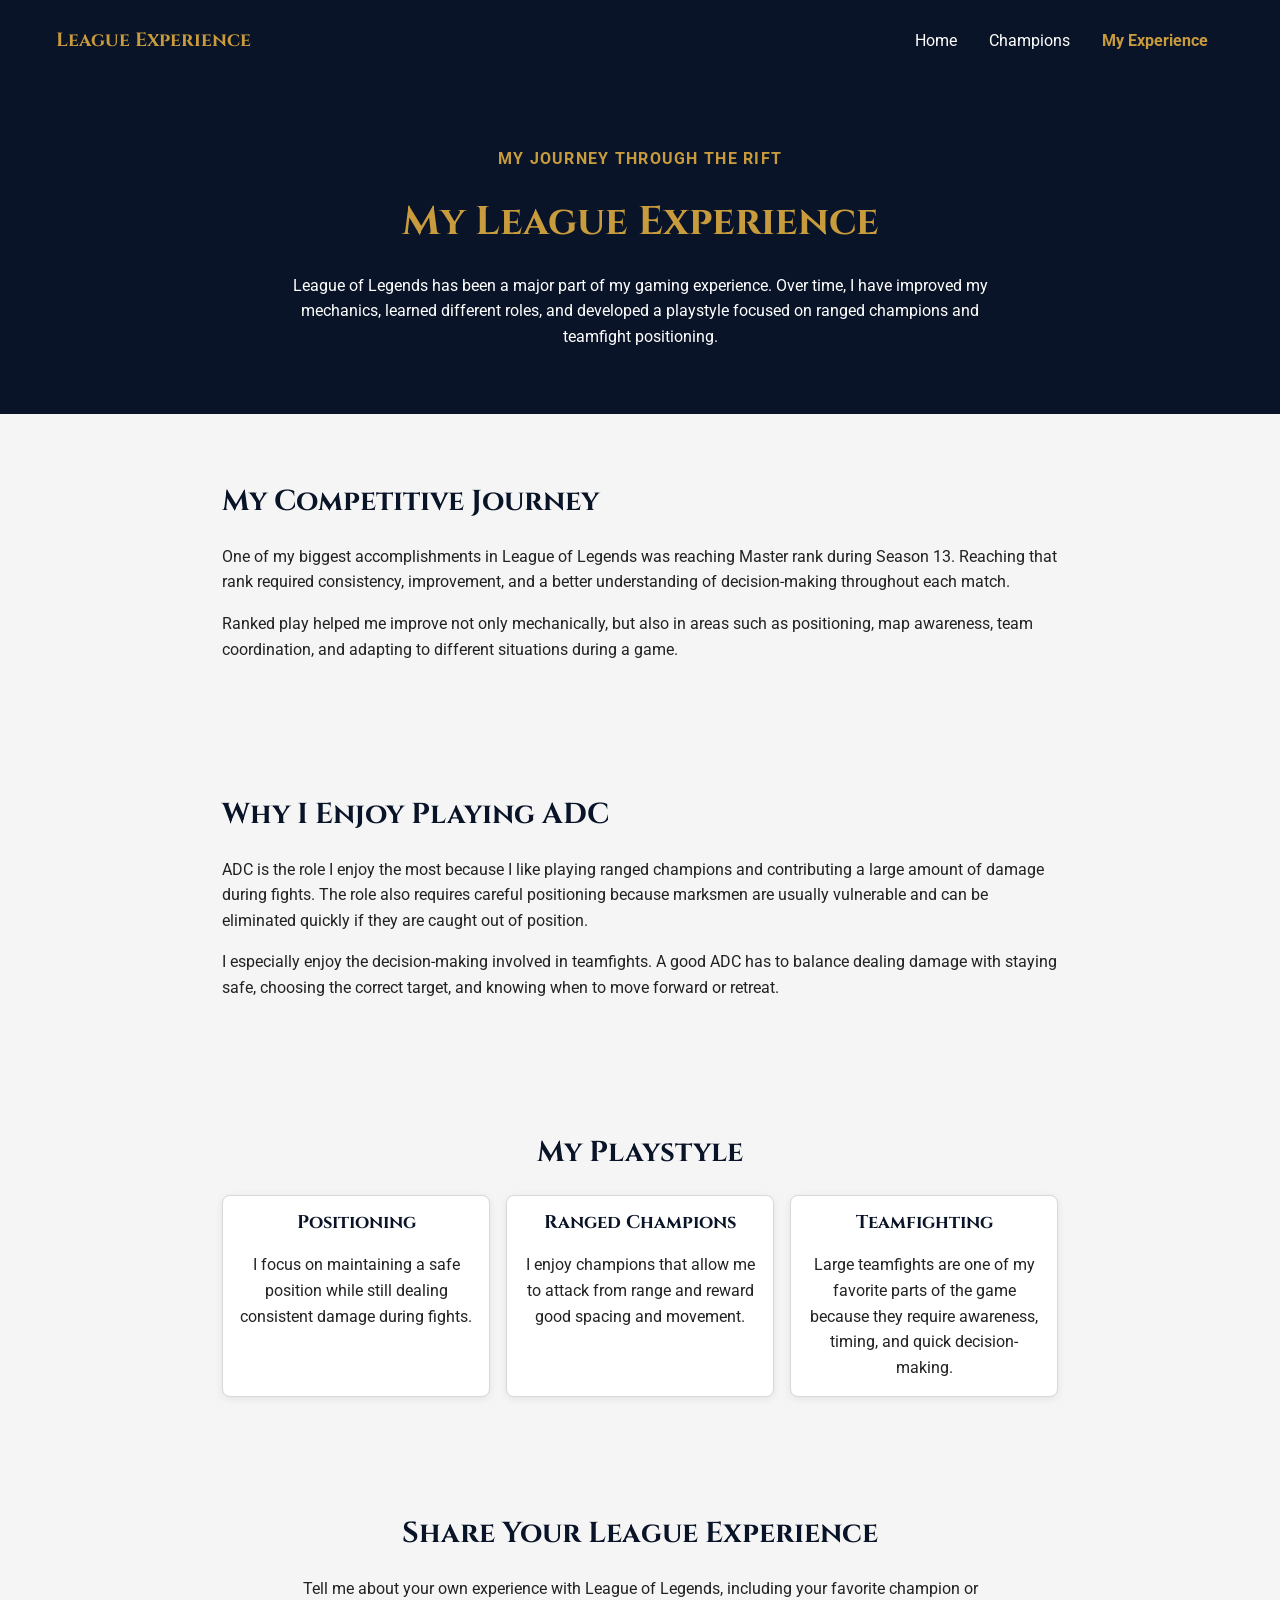
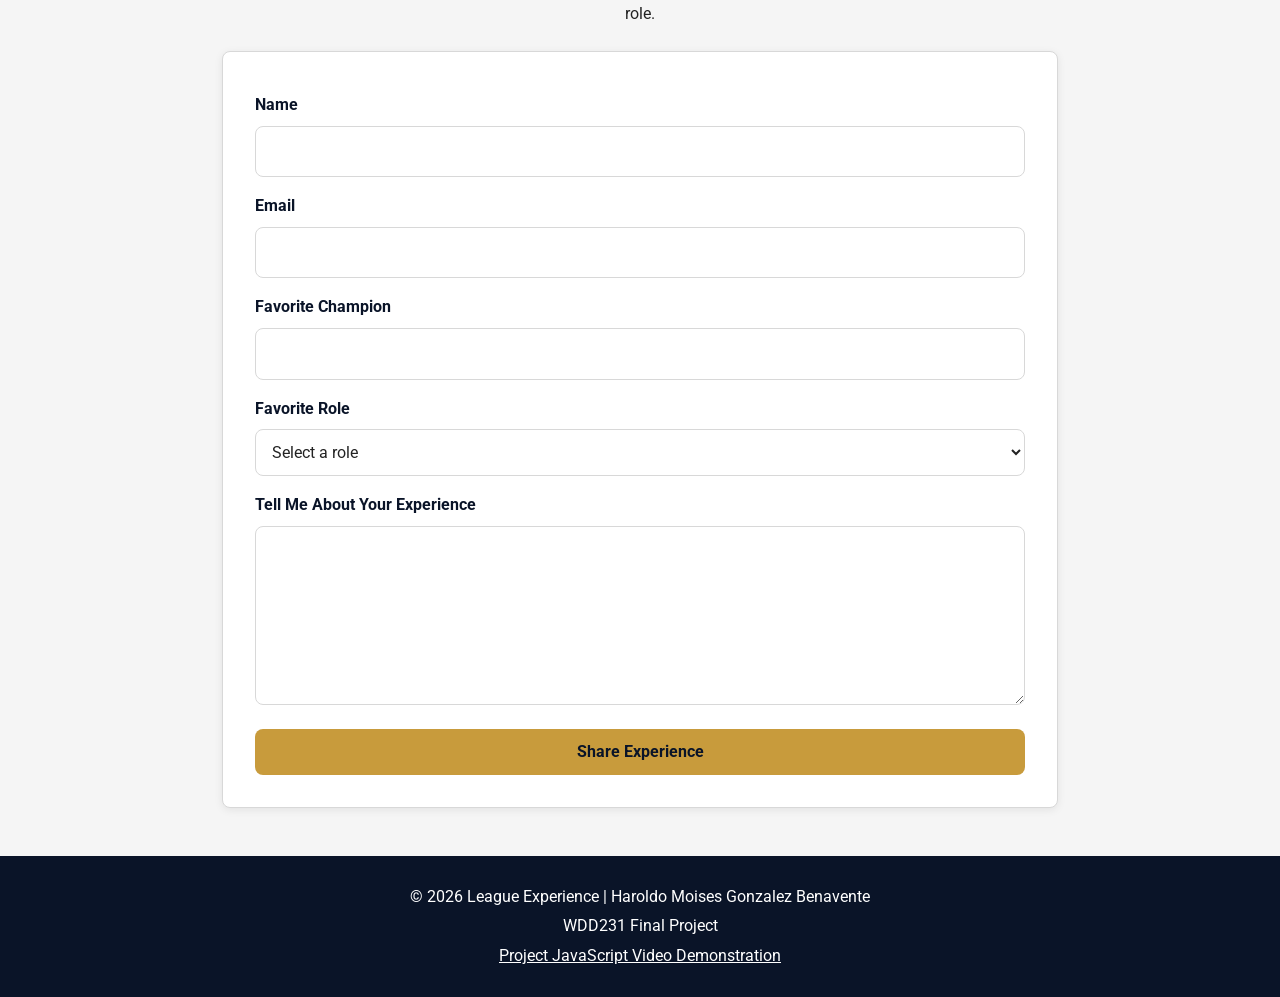
<file: finalproject/experience.html>
<!DOCTYPE html>
<html lang="en">

<head>
    <meta charset="UTF-8">
    <meta name="viewport" content="width=device-width, initial-scale=1.0">
    <title>League Experience | My Experience</title>
    <meta name="description" content="Read about my League of Legends journey, competitive experience, favorite role, and personal playstyle.">
    <meta name="author" content="Haroldo Moises Gonzalez Benavente">
    <meta property="og:title" content="League Experience | My Experience">
    <meta property="og:description" content="Learn about my League of Legends journey, competitive progress, favorite role, and personal experience with the game.">
    <meta property="og:type" content="website">
    <meta property="og:url" content="https://hmoisesgb.github.io/wdd231/finalproject/experience.html">
    <meta property="og:image" content="https://hmoisesgb.github.io/wdd231/finalproject/images/league-experience.jpg">
    <link rel="icon" href="images/favicon.svg">
    <link rel="preconnect" href="https://fonts.googleapis.com">
    <link rel="preconnect" href="https://fonts.gstatic.com" crossorigin>
    <link href="https://fonts.googleapis.com/css2?family=Cinzel:wght@500;700&family=Roboto:wght@400;500;700&display=swap" rel="stylesheet">
    <link rel="stylesheet" href="styles/normalize.css">
    <link rel="stylesheet" href="styles/base.css">
    <link rel="stylesheet" href="styles/larger.css">
    <script src="scripts/main.js" type="module"></script>
</head>

<body>
    <header>
        <div class="header-container">
            <a href="index.html" class="logo">
                League Experience
            </a>
            <button id="menu-button" class="menu-button" type="button" aria-label="Open navigation menu" aria-expanded="false" aria-controls="main-navigation"> ☰ </button>
            <nav id="main-navigation" class="navigation" aria-label="Main navigation">
                <a href="index.html">Home</a>
                <a href="champions.html">Champions</a>
                <a href="experience.html" class="active" aria-current="page">My Experience</a>
            </nav>
        </div>
    </header>
    <main>

        <section class="experience-intro">
            <div class="section-heading">
                <p class="eyebrow">MY JOURNEY THROUGH THE RIFT</p>
                <h1>My League Experience</h1>
                <p>
                    League of Legends has been a major part of my gaming
                    experience. Over time, I have improved my mechanics,
                    learned different roles, and developed a playstyle
                    focused on ranged champions and teamfight positioning.
                </p>
            </div>
        </section>
        <section class="competitive-journey">
            <h2>My Competitive Journey</h2>
            <p>
                One of my biggest accomplishments in League of Legends was
                reaching Master rank during Season 13. Reaching that rank
                required consistency, improvement, and a better understanding
                of decision-making throughout each match.
            </p>
            <p>
                Ranked play helped me improve not only mechanically, but also
                in areas such as positioning, map awareness, team coordination,
                and adapting to different situations during a game.
            </p>
        </section>
        <section class="adc-experience">
            <h2>Why I Enjoy Playing ADC</h2>
            <p>
                ADC is the role I enjoy the most because I like playing ranged
                champions and contributing a large amount of damage during
                fights. The role also requires careful positioning because
                marksmen are usually vulnerable and can be eliminated quickly
                if they are caught out of position.
            </p>
            <p>
                I especially enjoy the decision-making involved in teamfights.
                A good ADC has to balance dealing damage with staying safe,
                choosing the correct target, and knowing when to move forward
                or retreat.
            </p>
        </section>
        <section class="playstyle">
            <h2>My Playstyle</h2>
            <div class="playstyle-grid">
                <article class="playstyle-card">
                    <h3>Positioning</h3>
                    <p>
                        I focus on maintaining a safe position while still
                        dealing consistent damage during fights.
                    </p>
                </article>
                <article class="playstyle-card">
                    <h3>Ranged Champions</h3>
                    <p>
                        I enjoy champions that allow me to attack from range
                        and reward good spacing and movement.
                    </p>
                </article>
                <article class="playstyle-card">
                    <h3>Teamfighting</h3>
                    <p>
                        Large teamfights are one of my favorite parts of the
                        game because they require awareness, timing, and
                        quick decision-making.
                    </p>
                </article>
            </div>
        </section>
        <section class="experience-form-section">
            <div class="section-heading">
                <h2>Share Your League Experience</h2>
                <p>
                    Tell me about your own experience with League of Legends,
                    including your favorite champion or role.
                </p>
            </div>
            <form action="form-action.html" method="get" class="experience-form">
                <label for="name"> Name </label>
                <input type="text" id="name" name="name" autocomplete="name" required>
                <label for="email"> Email </label>
                <input type="email" id="email" name="email" autocomplete="email" required>
                <label for="favorite-champion"> Favorite Champion </label>
                <input type="text" id="favorite-champion" name="favorite-champion" required>
                <label for="favorite-role"> Favorite Role </label>
                <select id="favorite-role" name="favorite-role" required>
                    <option value="" selected disabled>
                        Select a role
                    </option>
                    <option value="top">Top</option>
                    <option value="jungle">Jungle</option>
                    <option value="mid">Mid</option>
                    <option value="adc">ADC</option>
                    <option value="support">Support</option>
                </select>
                <label for="message">
                    Tell Me About Your Experience
                </label>
                <textarea id="message" name="message" rows="6" required></textarea>

                <button type="submit">
                    Share Experience
                </button>
            </form>
        </section>
    </main>
    <footer>
        <div class="footer-container">
            <p>
                &copy; 2026 League Experience |
                Haroldo Moises Gonzalez Benavente
            </p>
            <p>
                WDD231 Final Project
            </p>
            <p>
                <a
                    href="https://youtu.be/8dr73zeWu28"
                    target="_blank"
                    rel="noopener"
                >
                    Project JavaScript Video Demonstration
                </a>
            </p>
        </div>
    </footer>
</body>
</html>
</file>
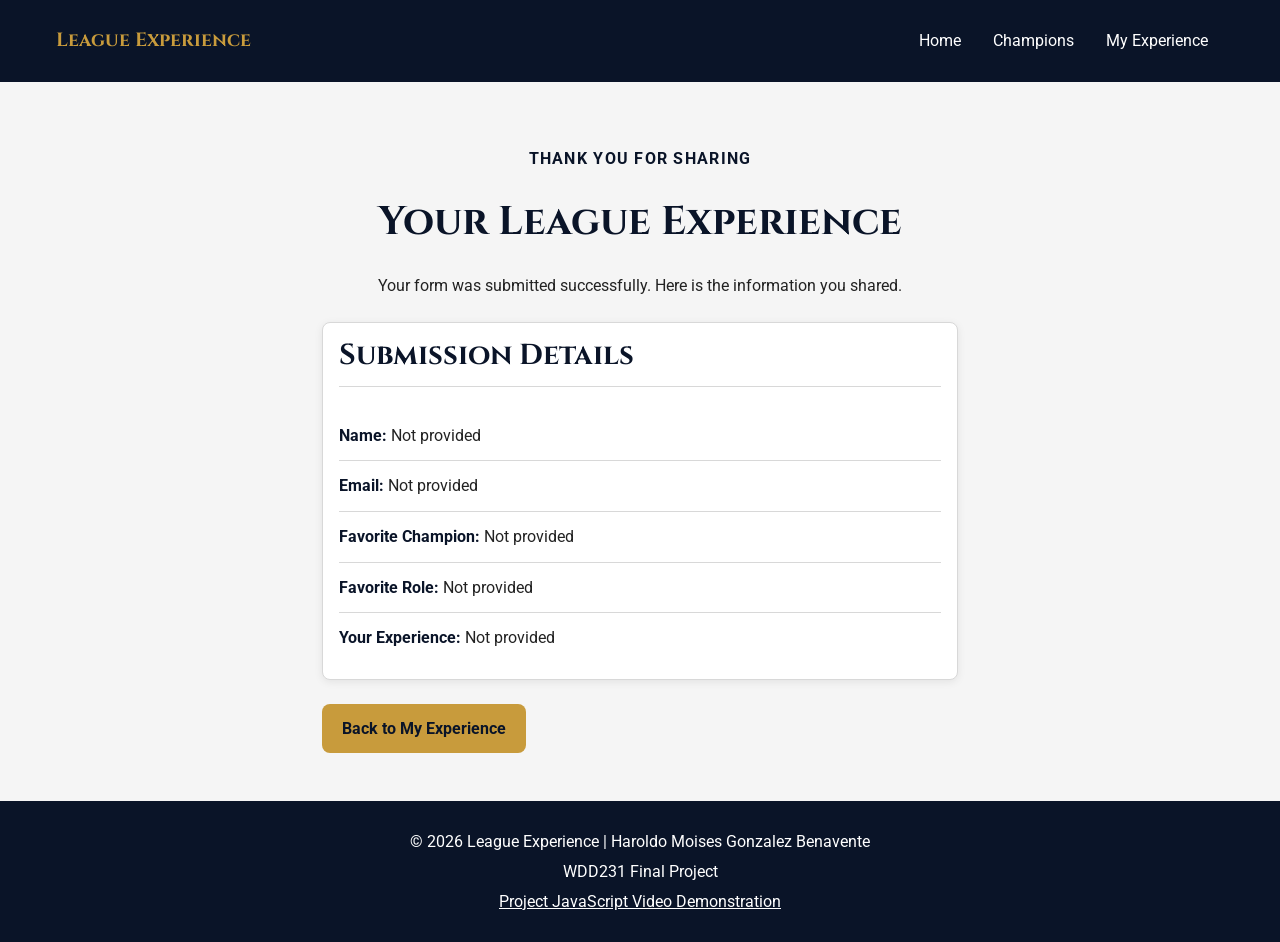
<file: finalproject/form-action.html>
<!DOCTYPE html>
<html lang="en">

<head>
    <meta charset="UTF-8">
    <meta name="viewport" content="width=device-width, initial-scale=1.0">
    <title>League Experience | Submission</title>
    <meta name="description" content="View the submitted League of Legends experience form information.">
    <meta name="author" content="Haroldo Moises Gonzalez Benavente">
    <meta property="og:title" content="League Experience | Submission">
    <meta property="og:description" content="Confirmation page for submitted League of Legends experience information.">
    <meta property="og:type" content="website">
    <meta property="og:url" content="https://hmoisesgb.github.io/wdd231/finalproject/form-action.html">
    <meta property="og:image" content="https://hmoisesgb.github.io/wdd231/finalproject/images/league-experience.jpg">
    <link rel="icon" href="images/favicon.svg">
    <link rel="preconnect" href="https://fonts.googleapis.com">
    <link rel="preconnect" href="https://fonts.gstatic.com" crossorigin>
    <link href="https://fonts.googleapis.com/css2?family=Cinzel:wght@500;700&family=Roboto:wght@400;500;700&display=swap" rel="stylesheet">
    <link rel="stylesheet" href="styles/normalize.css">
    <link rel="stylesheet" href="styles/base.css">
    <link rel="stylesheet" href="styles/larger.css">
    <script src="scripts/main.js" type="module"></script>
    <script src="scripts/form-action.js" type="module"></script>
</head>

<body>

    <header>
        <div class="header-container">
            <a href="index.html" class="logo">
                League Experience
            </a>
            <button id="menu-button" class="menu-button" type="button" aria-label="Open navigation menu" aria-expanded="false" aria-controls="main-navigation"> ☰ </button>
            <nav id="main-navigation" class="navigation" aria-label="Main navigation">
                <a href="index.html">Home</a>
                <a href="champions.html">Champions</a>
                <a href="experience.html">My Experience</a>
            </nav>
        </div>
    </header>

    <main>
        <section class="submission-section">
            <div class="section-heading">
                <p class="form-eyebrow">THANK YOU FOR SHARING</p>
                <h1>Your League Experience</h1>
                <p>
                    Your form was submitted successfully. Here is the
                    information you shared.
                </p>
            </div>

            <div id="submission-details" class="submission-details" aria-live="polite">
                
            </div>
            <a href="experience.html" class="button">
                Back to My Experience
            </a>
        </section>
    </main>

    <footer>
        <div class="footer-container">
            <p>
                &copy; 2026 League Experience |
                Haroldo Moises Gonzalez Benavente
            </p>
            <p>
                WDD231 Final Project
            </p>
            <p>
                <a
                    href="https://youtu.be/8dr73zeWu28"
                    target="_blank"
                    rel="noopener"
                >
                    Project JavaScript Video Demonstration
                </a>
            </p>
        </div>
    </footer>
</body>
</html>
</file>
<file: styles/base.css>
* {
    margin: 0;
    padding: 0;
    box-sizing: border-box;
}

:root {
    --primary: #2869a7;
    --secondary: #077f94;
    --light: #f5f5f5;
    --white: #fff;
    --border: #ccc;
    --hover: rgba(255,255,255,.2);
}

body {
    font-family: "Rubik", sans-serif;
    font-weight: 300;
    background: var(--light);
    color: #222;
}

img {
    max-width: 100%;
    height: auto;
    display: block;
}

header {
    background: var(--primary);
    color: white;
    display: flex;
    justify-content: space-between;
    align-items: center;
    padding: 1rem;
}

.logo {
    display: flex;
    align-items: center;
    gap: 1rem;
}

.logo span {
    font-size: 1.5rem;
    font-weight: 500;
}

.logo img {
    width: 50px;
}

#menu {
    border: none;
    background: none;
    color: white;
    cursor: pointer;
    font-size: 2rem;
}

#menu::before {
    content: "\2630";
}

#menu.open::before {
    content: "✕";
}

nav {
    background: var(--secondary);
}

.navigation {
    list-style: none;
    display: none;
}

.navigation.open {
    display: block;
}

.navigation li a {
    display: block;
    color: white;
    text-decoration: none;
    padding: 1rem;
}

.navigation li a:hover {
    background: var(--hover);
}

.navigation .active a {
    background: rgba(0,0,0,.2);
}

main {
    padding: 1rem;
    max-width: 1100px;
    margin: auto;
}

main h1 {
    margin: 1rem 0;
    font-size: 2rem;
}

.card {
    background: white;
    border-radius: 10px;
    border: 1px solid var(--border);
    overflow: hidden;
    margin-bottom: 1.5rem;
}

.card h2 {
    background: var(--primary);
    color: white;
    text-align: center;
    padding: .9rem;
    font-size: 1.2rem;
    font-weight: 500;
}

.content {
    padding: 1.5rem;
    line-height: 1.7;
}

.content img {
    width: 250px;
    margin: auto;
    border-radius: 8px;
}

.buttons {
    display: flex;
    gap: .75rem;
    padding: 1rem;
}

.buttons button {
    flex: 1;
    background: var(--secondary);
    color: white;
    border: none;
    border-radius: 6px;
    padding: .75rem;
    cursor: pointer;
    font-family: inherit;
}

.buttons button:hover {
    background: var(--primary);
}

.course-list {
    display: flex;
    flex-wrap: wrap;
    gap: 1rem;
    justify-content: center;
    padding: 1rem;
}

.course {
    width: 170px;
    text-align: center;
    padding: .8rem;
    border-radius: 8px;
    background: #ddd;
    font-weight: 500;
}
.course-list p {
    background: #ececec;
    margin-bottom: .75rem;
    padding: .75rem;
    text-align: center;
    border-radius: 5px;
}
.completed {
    background: #2869a7;
    color: white;
}
.course:not(.completed) {

    background: #d6d6d6;

}
.credits {
    text-align: center;
    padding-bottom: 1rem;
}

footer {
    background: var(--primary);
    color: white;

    text-align: center;

    padding: 1rem;
}

.socialMedia {
    display: flex;
    justify-content: center;
    gap: 1.5rem;

    margin-bottom: 1rem;
}

.socialMedia img {
    width: 38px;
    transition: transform .3s;
}

.socialMedia img:hover {
    transform: scale(1.1);
}

#lastModified {
    color: #ffe2a8;
    margin-top: .5rem;
}
</file>
<file: styles/larger.css>
@media screen and (min-width: 768px) {

    #menu {
        display: none;
    }

    .navigation {
        display: flex;
    }

    .navigation li {
        flex: 1;
    }

    .navigation li a {
        text-align: center;
    }

    main {
        display: grid;
        grid-template-columns: 2fr 1fr;
        gap: 1.5rem;
    }

    main h1 {
        grid-column: 1 / 3;
    }

    .courses {
        grid-column: 1 / 3;
    }
}
</file>
<file: chamber/styles/base.css>
:root {
    --primary-color: #2869a7;
    --secondary-color: #077f94;
    --accent-color: #f4f4f4;
    --background-color: #ffffff;
    --card-background: #ffffff;
    --header-background: var(--primary-color);
    --footer-background: var(--primary-color);
    --text-color: #222;
    --light-text: #ffffff;
    --border-color: #d8d8d8;
    --heading-font: "Rubik", sans-serif;
    --body-font: "Rubik", sans-serif;
    --border-radius: .5rem;
    --max-width: 1200px;
}

*,
*::before,
*::after {
    box-sizing: border-box;
}

body {
    margin: 0;
    font-family: var(--body-font);
    background: var(--background-color);
    color: var(--text-color);
    line-height: 1.5;
}

img {
    display: block;
    max-width: 100%;
    height: auto;
}

main {
    max-width: var(--max-width);
    margin: 0 auto;
    padding: 1rem;
}

h1,
h2,
h3,
p {
    margin: 0;
}

a {
    text-decoration: none;
    color: inherit;
}

header {
    display: grid;
    grid-template-columns: auto 1fr auto auto;
    align-items: center;
    gap: 1rem;
    padding: 1rem;
    background: var(--header-background);
    color: var(--light-text);
    box-shadow: 0 2px 8px rgba(0,0,0,.15);
}

.logo {
    display: flex;
    align-items: center;
    gap: .75rem;
}

.logo img {
    width: 60px;
}

.logo span {
    font-size: 1.2rem;
    font-weight: 500;
}

#menu,
#mode {
    border: none;
    background: none;
    color: white;
    cursor: pointer;
}

#menu {
    font-size: 2rem;
}

#menu::before {
    content: "☰";
}

#menu.open::before {
    content: "✕";
}

#mode {
    font-size: 1.6rem;
}

nav {
    display: none;
    grid-column: 1 / -1;
}

nav.open {
    display: block;
}

nav ul {
    list-style: none;
    margin: 0;
    padding: 0;
}

nav a {
    display: block;
    color: white;
    padding: .8rem;
}

nav a:hover {
    background: rgba(255,255,255,.2);
}

.active a,
a.active {
    font-weight: bold;
    border-bottom: 3px solid white;
}

.directoryMain h2 {
    margin-bottom: 2rem;
}

.directoryMenu {
    display: flex;
    justify-content: center;
    gap: 1rem;
    margin-bottom: 2rem;
}

.directoryMenu button {
    padding: .75rem 1.5rem;
    border: 1px solid var(--primary-color);
    border-radius: var(--border-radius);
    background: white;
    cursor: pointer;
    transition: .3s;
}

.directoryMenu button:hover {
    background: var(--secondary-color);
    color: white;
}

.directoryMenu button.active-view {
    background: var(--primary-color);
    color: white;
}

#members.grid {
    display: grid;
    grid-template-columns: repeat(auto-fit, minmax(320px,1fr));
    gap: 1.5rem;
}

.member-card {
    background: var(--card-background);
    border: 1px solid var(--border-color);
    border-radius: var(--border-radius);
    overflow: hidden;
    box-shadow: 0 3px 10px rgba(0,0,0,.12);
    transition: transform .3s ease,
                box-shadow .3s ease;
}

.member-card:hover {
    transform: translateY(-4px);
    box-shadow: 0 8px 20px rgba(0,0,0,.18);
}

.member-header {
    text-align: center;
    padding: 1rem;

    background: var(--accent-color);

    border-bottom: 1px solid var(--border-color);
}

.member-header h3 {
    color: var(--primary-color);
    margin-bottom: .4rem;
}

.motto {
    font-size: .9rem;
    font-style: italic;
    color: #666;
}

.member-body {
    display: flex;
    flex-direction: column;
    align-items: center;
    padding: 1.5rem;
}

.member-body img {
    width: auto;
    height: 100px;
    object-fit: contain;
    margin-bottom: 1rem;
}

.member-body p {
    width: 100%;
    margin: .4rem 0;
}

.member-body a {
    color: var(--secondary-color);
    word-break: break-word;
}

.member-body a:hover {
    text-decoration: underline;
}

#members.list {
    border: 1px solid var(--border-color);
    border-radius: .5rem;
    overflow: hidden;
}

#members.list .member-card {
    border-bottom: 1px solid var(--border-color);
    padding: .75rem 1rem;
    box-shadow: none;
    border-radius: 0;
}

#members.list .member-card:last-child {
    border-bottom: none;
}

#members.list .member-card:nth-child(even) {
    background: var(--accent-color);
}

#members.list .member-header {
    background: transparent;
    border: none;
    padding: 0;
    margin-bottom: .5rem;
    text-align: left;
}

#members.list .member-header h3 {
    font-size: 1.1rem;
    margin-bottom: .25rem;
}

#members.list .motto {
    display: none;
}

#members.list .member-body {
    display: flex;
    flex-direction: column;
    align-items: flex-start;
    padding: 0;
    gap: .25rem;
}

#members.list .member-body img {
    display: none;
}

#members.list .member-body p {
    margin: 0;
}

#members.list .member-body a {
    color: var(--secondary-color);
}

footer {
    background: var(--footer-background);
    color: white;
    padding: 2rem 1rem;
    display: flex;
    flex-direction: column;
    gap: 2rem;
    text-align: center;
    box-shadow: 0 -2px 8px rgba(0,0,0,.15);
}

footer p {
    margin: .35rem 0;
}

#generalInformation img {
    display: none;
}

#socialMedia {
    display: flex;
    justify-content: center;
    gap: 1.5rem;
}

#socialMedia img {
    width: 48px;
    height: 48px;
}

.dark-mode {
    --background-color: #1e1e1e;
    --card-background: #2d2d2d;
    --text-color: #f5f5f5;
    --accent-color: #3b3b3b;
    --border-color: #666;
    --header-background: #184f81;
    --footer-background: #184f81;
}

.dark-mode a {
    color: #87cefa;
}

.dark-mode .member-header h3 {
    color: #9fd8ff;
}

.dark-mode .motto {
    color: #ddd;
}

/* ---------- Home Page ---------- */

.hero {
    margin-bottom: 2rem;
}

.hero img {
    width: 100%;
    border-radius: var(--border-radius);
}

.callToAction {
    margin-top: 1rem;
    text-align: center;
}

.join {
    display: inline-block;
    background: var(--secondary-color);
    color: white;
    padding: 1rem 2rem;
    border-radius: .5rem;
    font-size: 1.1rem;
    font-weight: bold;
    box-shadow: 0 4px 10px rgba(0,0,0,.25);
    transition: .3s;
}

.join:hover {
    background: var(--primary-color);
    transform: translateY(-2px);
}

.content {
    display: grid;
    gap: 1.5rem;
    margin-bottom: 2rem;
}

.card {
    background: var(--card-background);
    border: 1px solid var(--border-color);
    border-radius: var(--border-radius);
    padding: 1rem;
    box-shadow: 0 3px 10px rgba(0,0,0,.1);
}

.card h3 {
    color: var(--primary-color);
    margin-bottom: 1rem;
}

.container {
    display: flex;
    align-items: center;
    gap: 1rem;
    margin-bottom: 1rem;
}

.container img {
    width: 60px;
    height: 60px;
}

.weatherTitle {
    margin-top: 1rem;
}

.dateContainer {
    font-weight: bold;
}

.membersContainer {
    display: grid;
    gap: 1.5rem;
}

.spotlights {
    text-align: center;
    color: var(--primary-color);
}

.members {
    background: var(--card-background);
    border: 1px solid var(--border-color);
    border-radius: var(--border-radius);
    padding: 1.5rem;
    text-align: center;
    box-shadow: 0 3px 10px rgba(0,0,0,.12);
}

.members img {
    width: auto;
    max-height: 90px;
    margin: 0 auto 1rem;
}

.members h3 {
    color: var(--primary-color);
    margin-bottom: .5rem;
}

.members p {
    margin: .35rem 0;
}

.members a {
    color: var(--secondary-color);
    word-break: break-word;
}

.members a:hover {
    text-decoration: underline;
}

.dark-mode .join {
    color: white;
}

.dark-mode .members h3,
.dark-mode .card h3 {
    color: #9fd8ff;
}

.event h4 {
    color: var(--secondary-color);
    margin-bottom: .75rem;
}

.event p {
    margin-bottom: .75rem;
}

.event strong {
    color: var(--primary-color);
}

/* ---------- Join Page ---------- */

.joinMain h1 {
    text-align: center;
    color: var(--primary-color);
    margin-bottom: 2rem;
}

.formContainer {
    margin-bottom: 2rem;
}

.form {
    display: flex;
    flex-direction: column;
    gap: 1.5rem;
}

fieldset {
    border: 1px solid var(--border-color);
    border-radius: var(--border-radius);
    padding: 1.25rem;
    background: var(--card-background);
}

legend {
    color: var(--primary-color);
    font-weight: bold;
    padding: 0 .5rem;
}

.form label {
    display: flex;
    flex-direction: column;
    gap: .35rem;
    margin-bottom: 1rem;
    font-weight: 500;
}

.form input,
.form textarea,
.form select {
    padding: .75rem;
    border: 1px solid var(--border-color);
    border-radius: .35rem;
    font-size: 1rem;
    font-family: inherit;
}

.form textarea {
    min-height: 120px;
    resize: vertical;
}

.selection label {
    flex-direction: row;
    align-items: center;
    gap: .5rem;
    font-weight: normal;
}

.selection input[type="radio"] {
    width: auto;
}

#submitBtn {
    background: var(--primary-color);
    color: white;
    border: none;
    padding: 1rem;
    border-radius: var(--border-radius);
    font-size: 1rem;
    font-weight: bold;
    cursor: pointer;
    transition: .3s;
}

#submitBtn:hover {
    background: var(--secondary-color);
}

.membership {
    display: grid;
    gap: 1.25rem;
}

.membership h2 {
    text-align: center;
    color: var(--primary-color);
}

.benefits {
    background: var(--card-background);
    border: 1px solid var(--border-color);
    border-radius: var(--border-radius);
    padding: 1.5rem;
    text-align: center;
    box-shadow: 0 3px 10px rgba(0,0,0,.1);
    opacity: 0;
    transform: translateY(30px);
    animation: fadeSlide .8s ease forwards;
}

.benefits:nth-child(2){
    animation-delay:.2s;
}

.benefits:nth-child(3){
    animation-delay:.4s;
}

.benefits:nth-child(4){
    animation-delay:.6s;
}

.benefits:nth-child(5){
    animation-delay:.8s;
}

.benefits h3{
    color:var(--primary-color);
    margin-bottom:.75rem;
}

.benefits p{
    margin-bottom:1rem;
    color:#666;
}

.benefits button{
    background:var(--secondary-color);
    color:white;
    border:none;
    padding:.7rem 1.25rem;
    border-radius:.4rem;
    cursor:pointer;
    transition:.3s;
}

.benefits button:hover{
    background:var(--primary-color);
}

@keyframes fadeSlide{

    from{
        opacity:0;
        transform:translateY(30px);
    }

    to{
        opacity:1;
        transform:translateY(0);
    }

}

dialog{
    border:none;
    border-radius:.75rem;
    max-width:450px;
    width:90%;
    padding:2rem;

    box-shadow:0 10px 30px rgba(0,0,0,.35);
}

dialog::backdrop{
    background:rgba(0,0,0,.55);
}

dialog h2{
    color:var(--primary-color);
    margin-bottom:1rem;
}

dialog ul{
    padding-left:1.25rem;
    margin:1rem 0;
}

.closeModal{
    display:block;
    margin:1.5rem auto 0;
    padding:.75rem 1.5rem;

    border:none;
    border-radius:.4rem;

    background:var(--primary-color);
    color:white;
    cursor:pointer;
}

.closeModal:hover{
    background:var(--secondary-color);
}

.dark-mode fieldset{
    background:var(--card-background);
}

.dark-mode input,
.dark-mode textarea{
    background:#2d2d2d;
    color:white;
    border-color:#666;
}

.dark-mode dialog{
    background:#2d2d2d;
    color:white;
}

.dark-mode .benefits h3,
.dark-mode legend{
    color:#9fd8ff;
}

/* ---------- Thank You Page ---------- */

.thankyouMain {
    max-width: 800px;
    margin: 2rem auto;
}

.thankyouMain h1 {
    text-align: center;
    color: var(--primary-color);
    margin-bottom: 2rem;
}

.thankyouCard {
    background: var(--card-background);
    border: 1px solid var(--border-color);
    border-radius: var(--border-radius);
    padding: 2rem;
    box-shadow: 0 4px 12px rgba(0,0,0,.12);
}

.thankyouCard h2 {
    color: var(--primary-color);
    text-align: center;
    margin-bottom: 1rem;
}

.thankyouCard > p {
    text-align: center;
    margin-bottom: 2rem;
}

.submittedInfo {
    margin: 2rem 0;
    border: 1px solid var(--border-color);
    border-radius: var(--border-radius);
    overflow: hidden;
}

.submittedInfo h3 {
    background: var(--primary-color);
    color: white;
    padding: .9rem;
    text-align: center;
}

.submittedInfo p {
    padding: .9rem 1rem;
    border-top: 1px solid var(--border-color);
}

.submittedInfo p:nth-child(even) {
    background: var(--accent-color);
}

.submittedInfo span {
    font-weight: normal;
    color: var(--secondary-color);
}

.thankyouCard .join {
    display: block;
    width: fit-content;
    margin: 2rem auto 0;
}

.dark-mode .submittedInfo h3 {
    color: white;
}

.dark-mode .submittedInfo span {
    color: #9fd8ff;
}

/* ---------- Discover Page ---------- */

.discoverMain h1 {
    text-align: center;
    color: var(--primary-color);
    margin-bottom: 1.5rem;
}

.visitorMessage {
    background: var(--accent-color);
    border: 1px solid var(--border-color);
    border-radius: var(--border-radius);
    padding: 1rem;
    margin-bottom: 1.5rem;
    text-align: center;
}

.discoverCards {
    display: grid;
    gap: 1.5rem;
}

.discoverCard {
    background: var(--card-background);
    border: 1px solid var(--border-color);
    border-radius: var(--border-radius);
    padding: 1rem;
    box-shadow: 0 3px 10px rgba(0, 0, 0, .12);
}

.discoverCard h2 {
    color: var(--primary-color);
    margin-bottom: 1rem;
}

.discoverCard figure {
    margin: 0 0 1rem;
}

.discoverCard img {
    width: 100%;
    aspect-ratio: 3 / 2;
    object-fit: cover;
    border-radius: .35rem;
}

.discoverCard address {
    font-style: normal;
    margin-bottom: .75rem;
}

.discoverCard p {
    margin-bottom: 1rem;
}

.discoverCard button {
    width: 100%;
    background: var(--secondary-color);
    color: white;
    border: none;
    border-radius: .4rem;
    padding: .7rem 1.25rem;
    cursor: pointer;
    font-family: inherit;
    font-size: 1rem;
}

.discoverCard button:hover {
    background: var(--primary-color);
}

.dark-mode .discoverMain h1,
.dark-mode .discoverCard h2 {
    color: #9fd8ff;
}

.dark-mode .joinMain h1,
.dark-mode .joinMain h2 {
    color: #9fd8ff;
}

.dark-mode .benefits p {
    color: white;
}
</file>
<file: chamber/styles/larger.css>
@media screen and (min-width: 768px) {

    header {
        max-width: 1200px;
        margin: 0 auto;
        display: grid;
        grid-template-columns: auto 1fr auto auto;
        align-items: center;
    }

    #menu {
        display: none;
    }

    nav {
        display: block;
        grid-column: auto;
    }

    nav ul {
        display: flex;
        justify-content: flex-end;
        gap: .5rem;
    }

    nav a {
        padding: .5rem 1rem;
        border-radius: .3rem;
        transition: background .3s;
    }

    nav a:hover {
        background: rgba(255,255,255,.2);
    }

    .directoryMenu {
        margin-bottom: 3rem;
    }

    footer {
        max-width: 1200px;
        margin: 0 auto;
        display: grid;
        grid-template-columns: repeat(3, 1fr);
        align-items: center;
        gap: 2rem;
    }

    #generalInformation {
        text-align: left;
    }

    #socialMedia {
        justify-content: center;
    }

    #projectInformation {
        text-align: right;
    }

    #members.list .member-card {
        display: grid;
        grid-template-columns: 180px 1fr;
        align-items: center;
    }

    #members.list .member-header {
        display: flex;
        flex-direction: column;
        justify-content: center;
        text-align: center;
        color: white;
        border-right: 1px solid var(--border-color);
        border-bottom: none;
        height: 100%;
    }

    #members.list .member-body {
        display: grid;
        grid-template-columns: 90px repeat(3, 1fr);
        align-items: center;
        gap: 1rem;
        padding: 1rem;
    }

    #members.list .member-body img {
        display: block;
        width: 80px;
        height: 80px;
        margin: auto;
    }
    
    .homeMain .content {
        grid-template-columns: 1fr 1fr;
    }

    .membersContainer {
        grid-template-columns: repeat(3, 1fr);
        align-items: start;
    }

    .membersContainer h2 {
        grid-column: 1 / -1;
    }

    .hero {
        position: relative;
        margin-bottom: 2rem;
    }

    .callToAction {
        position: absolute;
        top: 2rem;
        left: 2rem;
    }

    .container img,
    #weatherIcon {
        width: 50px;
        height: 50px;
    }

    .joinMain {
        display: grid;
        grid-template-columns: 2fr 1fr;
        gap: 2rem;
        align-items: start;
    }

    .joinMain h1 {
        grid-column: 1 / -1;
    }

    .membership {
        position: sticky;
        top: 2rem;
    }

    .thankyouCard {
        padding: 3rem;
    }
}

@media screen and (min-width: 641px) and (max-width: 1024px) {

    /* Discover Page - Medium */

    .discoverCards {
        grid-template-columns: 1fr;
    }

    .discoverCard {
        display: grid;
        grid-template-columns: 240px 1fr;
        grid-template-areas:
            "title title"
            "image description"
            "image address"
            "button button";
        gap: 1rem;
        align-items: center;
    }

    .discoverCard h2 {
        grid-area: title;
    }

    .discoverCard figure {
        grid-area: image;
        margin: 0;
    }

    .discoverCard p {
        grid-area: description;
        margin: 0;
    }

    .discoverCard address {
        grid-area: address;
        margin: 0;
    }

    .discoverCard button {
        grid-area: button;
    }
}

@media screen and (min-width: 1025px) {

    /* Discover Page - Large */

    .discoverCards {
        grid-template-columns: 1fr 1fr;
        gap: 1.5rem;
    }

    .discoverCard {
        display: grid;
        grid-template-columns: 220px 1fr;
        grid-template-areas:
            "title title"
            "image description"
            "image address"
            "button button";
        gap: 1rem;
        align-items: center;
    }

    .discoverCard h2 {
        grid-area: title;
    }

    .discoverCard figure {
        grid-area: image;
        margin: 0;
    }

    .discoverCard p {
        grid-area: description;
        margin: 0;
    }

    .discoverCard address {
        grid-area: address;
        margin: 0;
    }

    .discoverCard button {
        grid-area: button;
    }

    .discoverCard img {
        transition: transform .3s ease, filter .3s ease;
    }

    .discoverCard img:hover {
        transform: scale(1.03);
        filter: brightness(1.1);
    }
}
</file>
<file: finalproject/styles/base.css>
:root {
    --primary-color: #0a1428;
    --accent-color: #c89b3c;
    --background-color: #f5f5f5;
    --card-color: #ffffff;
    --text-color: #222222;
    --light-text: #ffffff;
    --muted-text: #5f6368;
    --border-color: #d8d8d8;

    --heading-font: "Cinzel", serif;
    --body-font: "Roboto", sans-serif;

    --border-radius: 0.5rem;
    --max-width: 1200px;
}

* {
    box-sizing: border-box;
}

body {
    margin: 0;
    font-family: var(--body-font);
    background-color: var(--background-color);
    color: var(--text-color);
    line-height: 1.6;
}

img {
    display: block;
    max-width: 100%;
    height: auto;
}

a {
    color: inherit;
}

h1,
h2,
h3 {
    font-family: var(--heading-font);
    line-height: 1.2;
}

h1 {
    font-size: 2rem;
}

h2 {
    font-size: 1.5rem;
}

h3 {
    font-size: 1.15rem;
}

main {
    width: 100%;
}

section {
    padding: 2rem 1rem;
}

.section-heading {
    max-width: 700px;
    margin-inline: auto;
    text-align: center;
}

.eyebrow {
    margin-bottom: 0.5rem;
    color: var(--accent-color);
    font-weight: 700;
    letter-spacing: 0.08em;
    text-transform: uppercase;
}

header {
    background-color: var(--primary-color);
    color: var(--light-text);
}

.header-container {
    max-width: var(--max-width);
    margin-inline: auto;
    padding: 1rem;
    display: flex;
    align-items: center;
    justify-content: space-between;
    gap: 1rem;
    flex-wrap: wrap;
}

.logo {
    font-family: var(--heading-font);
    color: var(--accent-color);
    font-size: 1.2rem;
    font-weight: 700;
    text-decoration: none;
}

.menu-button {
    border: 1px solid var(--accent-color);
    background: transparent;
    color: var(--light-text);
    font-size: 1.5rem;
    padding: 0.35rem 0.7rem;
    border-radius: var(--border-radius);
    cursor: pointer;
}

.navigation {
    display: none;
    flex-direction: column;
    width: 100%;
}

.navigation.open {
    display: flex;
}

.navigation a {
    padding: 0.8rem 1rem;
    text-decoration: none;
    text-align: center;
    border-top: 1px solid rgba(255, 255, 255, 0.15);
}

.navigation a:hover,
.navigation a:focus {
    background-color: rgba(255, 255, 255, 0.08);
}

.navigation a.active,
.navigation a[aria-current="page"] {
    color: var(--accent-color);
    font-weight: 700;
}

.button,
button {
    font-family: var(--body-font);
}

.button {
    display: inline-block;
    background-color: var(--accent-color);
    color: var(--primary-color);
    padding: 0.75rem 1.25rem;
    border-radius: var(--border-radius);
    font-weight: 700;
    text-decoration: none;
    text-align: center;
}

.button:hover,
.button:focus {
    filter: brightness(1.08);
}
.button:focus-visible,
.menu-button:focus-visible,
.navigation a:focus-visible {
    outline: 3px solid var(--accent-color);
    outline-offset: 3px;
}

.journey-card,
.playstyle-card,
.champion-card,
.submission-details {
    background-color: var(--card-color);
    border: 1px solid var(--border-color);
    border-radius: var(--border-radius);
    padding: 1rem;
}

.journey-grid,
.playstyle-grid,
.champion-grid {
    display: grid;
    grid-template-columns: 1fr;
    gap: 1rem;
}

footer {
    background-color: var(--primary-color);
    color: var(--light-text);
}

.footer-container {
    max-width: var(--max-width);
    margin-inline: auto;
    padding: 1.5rem 1rem;
    text-align: center;
}

.footer-container p {
    margin: 0.25rem 0;
}


/* Home Page */

.hero {
    background-color: var(--primary-color);
    color: var(--light-text);
    text-align: center;
    padding: 3rem 1rem;
}

.hero-content {
    max-width: 700px;
    margin-inline: auto;
}

.hero h1 {
    color: var(--accent-color);
    margin-bottom: 1rem;
}

.hero p {
    margin-bottom: 1.5rem;
}

.introduction {
    max-width: 800px;
    margin-inline: auto;
}

.introduction h2 {
    color: var(--primary-color);
    text-align: center;
}

.introduction p {
    margin-bottom: 1rem;
}

.journey {
    max-width: var(--max-width);
    margin-inline: auto;
}

.journey > h2 {
    color: var(--primary-color);
    text-align: center;
    margin-bottom: 1.5rem;
}

.journey-card {
    text-align: center;
    box-shadow: 0 2px 8px rgba(0, 0, 0, 0.08);
}

.journey-card h3 {
    color: var(--primary-color);
    margin-top: 0;
}

.journey-card p {
    margin-bottom: 0;
}

.champion-preview {
    background-color: var(--primary-color);
    color: var(--light-text);
    text-align: center;
}

.champion-preview h2 {
    color: var(--accent-color);
}

.champion-preview .button {
    margin-top: 1rem;
}

/* Champions Page */

.champions-intro {
    background-color: var(--primary-color);
    color: var(--light-text);
    text-align: center;
}

.champions-intro h1 {
    color: var(--accent-color);
}

.champions-section {
    max-width: var(--max-width);
    margin-inline: auto;
}

.champions-section > h2 {
    color: var(--primary-color);
    text-align: center;
    margin-bottom: 1.5rem;
}

.champion-card {
    overflow: hidden;
    padding: 0;
    box-shadow: 0 2px 8px rgba(0, 0, 0, 0.08);
}

.champion-card > img {
    width: 100%;
    aspect-ratio: 1 / 1;
    object-fit: cover;
}

.champion-card-content {
    padding: 1rem;
}

.champion-rank {
    margin-top: 0;
    margin-bottom: 0.35rem;
    color: var(--primary-color);
    font-weight: 700;
}

.champion-card h3 {
    margin: 0;
    color: var(--primary-color);
    font-size: 1.4rem;
}

.champion-title {
    margin-top: 0.25rem;
    color: var(--muted-text);
    font-style: italic;
}

.champion-card-content p {
    margin-block: 0.5rem;
}

.favorite-button,
.details-button {
    width: 100%;
    margin-top: 0.75rem;
    padding: 0.75rem 1rem;
    border-radius: var(--border-radius);
    font-weight: 700;
    cursor: pointer;
}

.favorite-button {
    background-color: var(--card-color);
    color: var(--primary-color);
    border: 2px solid var(--accent-color);
}

.favorite-button[aria-pressed="true"] {
    background-color: var(--accent-color);
    color: var(--primary-color);
}

.details-button {
    background-color: var(--primary-color);
    color: var(--light-text);
    border: 2px solid var(--primary-color);
}

.favorite-button:hover,
.favorite-button:focus-visible,
.details-button:hover,
.details-button:focus-visible {
    filter: brightness(1.08);
}

.favorite-button:focus-visible,
.details-button:focus-visible {
    outline: 3px solid var(--accent-color);
    outline-offset: 2px;
}

.error-message {
    max-width: 600px;
    margin: 2rem auto;
    padding: 1rem;
    border: 1px solid #b00020;
    border-radius: var(--border-radius);
    background-color: #fff5f5;
    color: #7a0014;
    text-align: center;
}

#champion-modal {
    width: min(92%, 700px);
    max-height: 85vh;
    padding: 0;
    border: none;
    border-radius: var(--border-radius);
    overflow-y: auto;
    background-color: var(--card-color);
    color: var(--text-color);
}

#champion-modal::backdrop {
    background-color: rgba(0, 0, 0, 0.7);
}

.modal-close {
    position: sticky;
    top: 0.5rem;
    float: right;
    margin: 0.5rem;
    z-index: 1;

    width: 2.5rem;
    height: 2.5rem;
    padding: 0;

    border: none;
    border-radius: 50%;

    background-color: var(--primary-color);
    color: var(--light-text);

    font-size: 1.4rem;
    cursor: pointer;
}

#modal-content {
    padding: 1rem;
    clear: both;
}

.modal-champion-header {
    display: grid;
    gap: 1rem;
    margin-bottom: 1.5rem;
}

.modal-champion-header > img {
    width: 100%;
    max-width: 300px;
    margin-inline: auto;
    border-radius: var(--border-radius);
}

.modal-champion-header h2 {
    margin-bottom: 0.25rem;
    color: var(--primary-color);
}

.modal-champion-header p {
    margin-top: 0;
    color: var(--muted-text);
    font-style: italic;
}

.modal-lore,
.modal-passive,
.modal-abilities {
    margin-top: 1.5rem;
}

.modal-lore h3,
.modal-passive h3,
.modal-abilities h3 {
    color: var(--primary-color);
}

.modal-passive > img {
    width: 64px;
    height: 64px;
    margin-bottom: 0.75rem;
}

.modal-abilities ul {
    list-style: none;
    padding: 0;
    margin: 0;
}

.ability {
    display: grid;
    grid-template-columns: 64px 1fr;
    gap: 0.75rem;
    align-items: start;
    padding-block: 1rem;
    border-bottom: 1px solid var(--border-color);
}

.ability:last-child {
    border-bottom: none;
}

.ability img {
    width: 64px;
    height: 64px;
}

.ability h3 {
    margin-top: 0;
    margin-bottom: 0.35rem;
}

.ability p {
    margin: 0;
}

/* Experience Page */

.experience-intro {
    background-color: var(--primary-color);
    color: var(--light-text);
    text-align: center;
}

.experience-intro h1 {
    color: var(--accent-color);
}

.competitive-journey,
.adc-experience,
.playstyle,
.experience-form-section {
    max-width: 900px;
    margin-inline: auto;
}

.competitive-journey h2,
.adc-experience h2,
.playstyle h2,
.experience-form-section h2 {
    color: var(--primary-color);
}

.competitive-journey p,
.adc-experience p {
    margin-bottom: 1rem;
}

.playstyle > h2 {
    text-align: center;
    margin-bottom: 1.5rem;
}

.playstyle-card {
    text-align: center;
    box-shadow: 0 2px 8px rgba(0, 0, 0, 0.08);
}

.playstyle-card h3 {
    margin-top: 0;
    color: var(--primary-color);
}

.playstyle-card p {
    margin-bottom: 0;
}

.experience-form-section {
    padding-bottom: 3rem;
}

.experience-form {
    display: grid;
    gap: 0.5rem;
    margin-top: 1.5rem;
    background-color: var(--card-color);
    padding: 1rem;
    border: 1px solid var(--border-color);
    border-radius: var(--border-radius);
    box-shadow: 0 2px 8px rgba(0, 0, 0, 0.08);
}

.experience-form label {
    margin-top: 0.5rem;
    color: var(--primary-color);
    font-weight: 700;
}

.experience-form input,
.experience-form select,
.experience-form textarea {
    width: 100%;
    padding: 0.75rem;
    border: 1px solid var(--border-color);
    border-radius: var(--border-radius);
    font: inherit;
    background-color: var(--card-color);
    color: var(--text-color);
}

.experience-form textarea {
    resize: vertical;
    min-height: 8rem;
}

.experience-form input:focus,
.experience-form select:focus,
.experience-form textarea:focus {
    outline: 3px solid var(--accent-color);
    outline-offset: 2px;
    border-color: var(--accent-color);
}

.experience-form button {
    margin-top: 1rem;
    padding: 0.85rem 1rem;
    border: none;
    border-radius: var(--border-radius);
    background-color: var(--accent-color);
    color: var(--primary-color);
    font-weight: 700;
    cursor: pointer;
}

.experience-form button:hover,
.experience-form button:focus-visible {
    filter: brightness(1.08);
}

.experience-form button:focus-visible {
    outline: 3px solid var(--primary-color);
    outline-offset: 2px;
}

.experience-form-section .section-heading {
    margin-bottom: 1rem;
}

/* Form Action Page */

.submission-section {
    max-width: 700px;
    margin-inline: auto;
    min-height: 70vh;
}

.submission-section .section-heading h1 {
    color: var(--primary-color);
}

.submission-details {
    margin-block: 1.5rem;
    box-shadow: 0 2px 8px rgba(0, 0, 0, 0.08);
}

.submission-details h2 {
    margin-top: 0;
    padding-bottom: 0.75rem;
    border-bottom: 1px solid var(--border-color);
    color: var(--primary-color);
}

.submission-details p {
    margin: 0;
    padding-block: 0.75rem;
    border-bottom: 1px solid var(--border-color);
    overflow-wrap: anywhere;
}

.submission-details p:last-child {
    border-bottom: none;
}

.submission-details strong {
    color: var(--primary-color);
}

.submission-section > .button {
    display: block;
    width: 100%;
}

.form-eyebrow {
    margin-bottom: 0.5rem;
    color: var(--primary-color);
    font-weight: 700;
    letter-spacing: 0.08em;
    text-transform: uppercase;
}
</file>
<file: finalproject/styles/larger.css>
@media (min-width: 768px) {

    /* Shared Layout */

    .header-container {
        flex-wrap: nowrap;
    }

    .menu-button {
        display: none;
    }

    .navigation {
        display: flex;
        flex-direction: row;
        width: auto;
        margin-left: auto;
    }

    .navigation a {
        border-top: none;
        padding: 0.75rem 1rem;
    }

    section {
        padding: 3rem 2rem;
    }

    h1 {
        font-size: 2.5rem;
    }

    h2 {
        font-size: 1.8rem;
    }


    /* Home Page */

    .hero {
        padding: 5rem 2rem;
    }

    .journey-grid {
        grid-template-columns: repeat(3, 1fr);
    }

    .champion-preview {
        padding-block: 4rem;
    }


    /* Champions Page */

    .champion-grid {
        grid-template-columns: repeat(3, 1fr);
        gap: 1.5rem;
    }

    .modal-champion-header {
        grid-template-columns: 220px 1fr;
        align-items: center;
    }

    .modal-champion-header > img {
        width: 220px;
        margin: 0;
    }


    /* Experience Page */

    .playstyle-grid {
        grid-template-columns: repeat(3, 1fr);
    }

    .experience-form {
        padding: 2rem;
    }


    /* Form Action Page */

    .submission-section > .button {
        display: inline-block;
        width: auto;
    }
}
</file>
<file: styles/site-plan.css>
:root{
    --navy:#0A1428;
    --gold:#C89B3C;
    --light:#F5F5F5;
    --white:#FFFFFF;
    --text:#222;
}

*{
    margin:0;
    padding:0;
    box-sizing:border-box;
}

body{
    font-family:"Roboto",sans-serif;
    background:var(--light);
    color:var(--text);
    line-height:1.6;
}

header{
    background:var(--navy);
    color:white;
    text-align:center;
    padding:2rem;
}

header h1{
    font-family:"Cinzel",serif;
    color:var(--gold);
    margin-bottom:.5rem;
}

main{
    max-width:1000px;
    margin:auto;
    padding:2rem 1rem;
}

section{
    background:white;
    padding:1.5rem;
    margin-bottom:2rem;
    border-radius:10px;
    box-shadow:0 2px 6px rgba(0,0,0,.15);
}

section h2{
    font-family:"Cinzel",serif;
    color:var(--navy);
    margin-bottom:1rem;
    border-bottom:3px solid var(--gold);
    padding-bottom:.5rem;
}

ul{
    margin-left:1.5rem;
}

.color-grid{
    display:grid;
    grid-template-columns:repeat(auto-fit,minmax(180px,1fr));
    gap:1rem;
    margin-top:1rem;
}

.color-card{
    text-align:center;
    padding:1rem;
    border-radius:8px;
}

.navy{
    background:#0A1428;
    color:white;
}

.gold{
    background:#C89B3C;
}

.light{
    background:#F5F5F5;
    border:1px solid #ccc;
}

.white{
    background:white;
    border:1px solid #ccc;
}

.wireframes{
    display:grid;
    grid-template-columns:1fr;
    gap:2rem;
    margin-top:1rem;
}

.wireframes img{
    width:100%;
    border:2px solid #bbb;
}

figure{
    text-align:center;
}

footer{
    background:var(--navy);
    color:white;
    text-align:center;
    padding:1rem;
}

@media (min-width:768px){

    .wireframes{
        grid-template-columns:1fr 1fr;
    }

}
</file>
